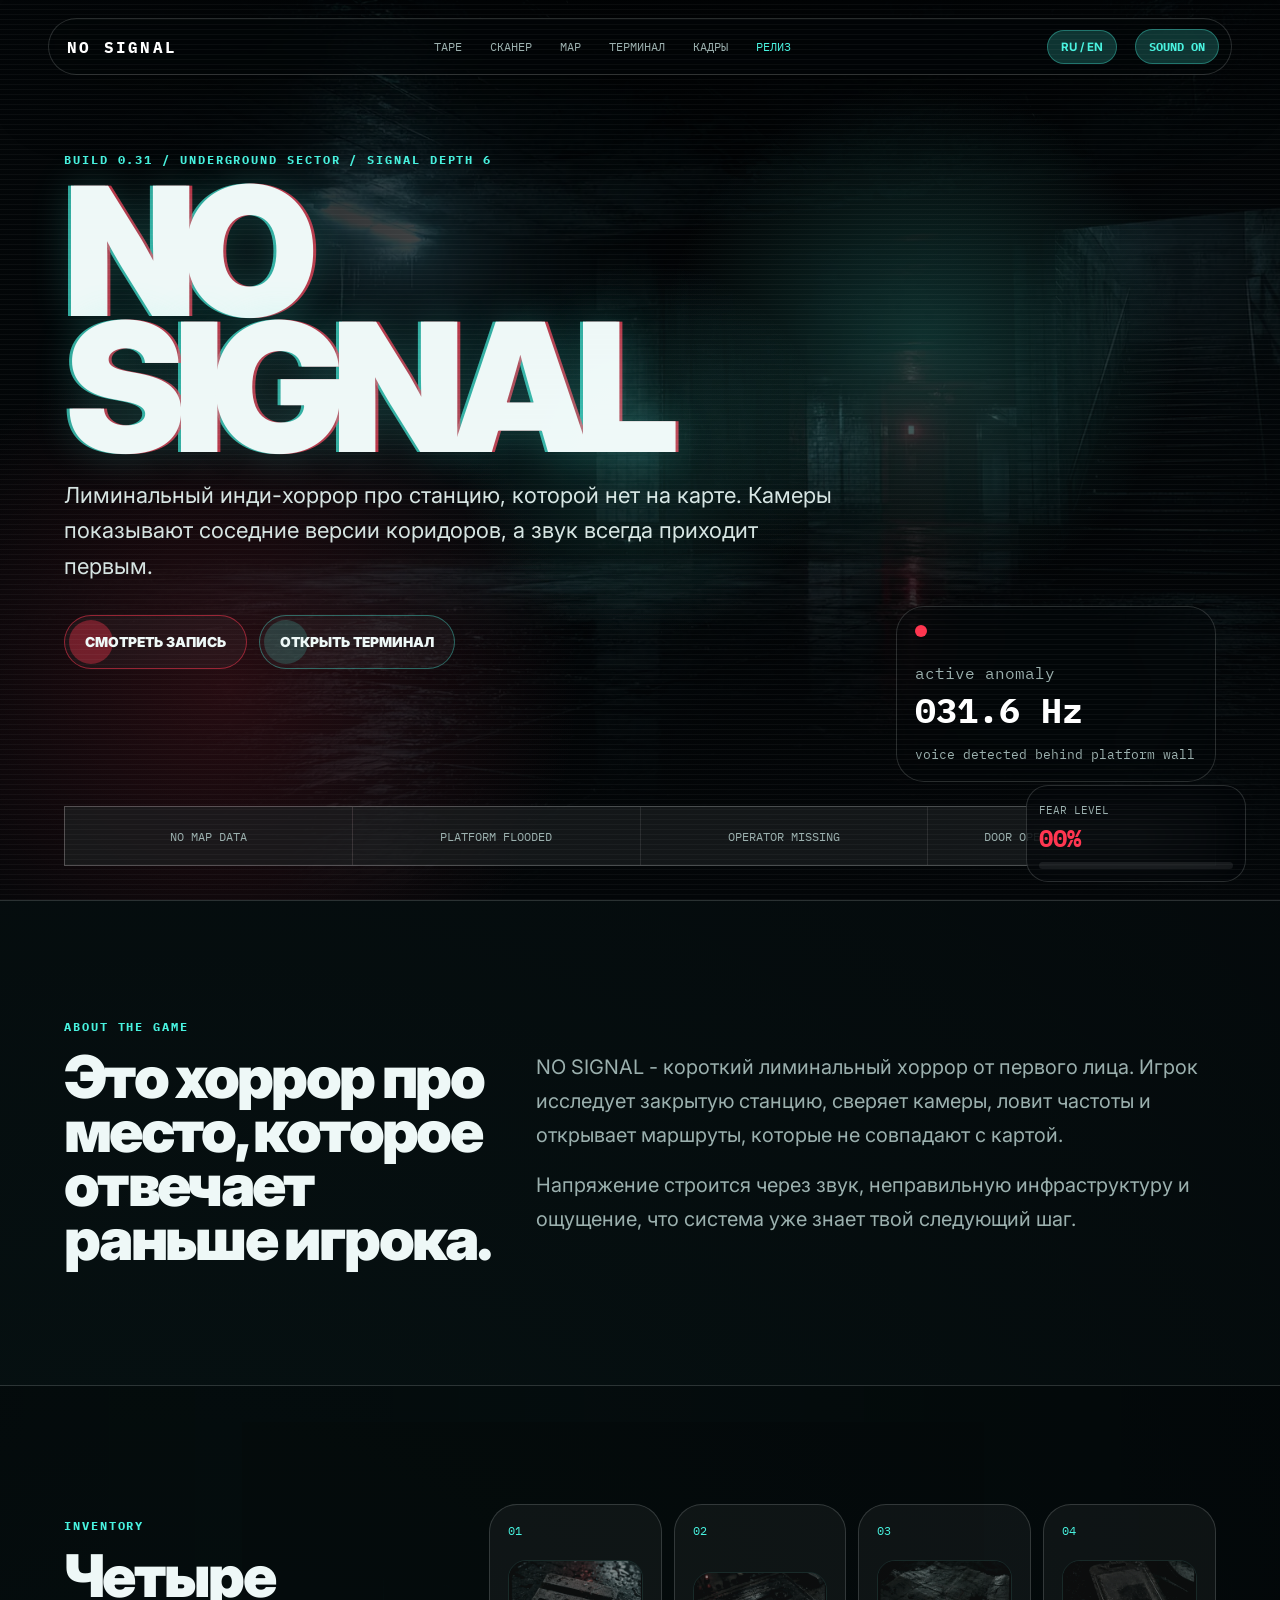
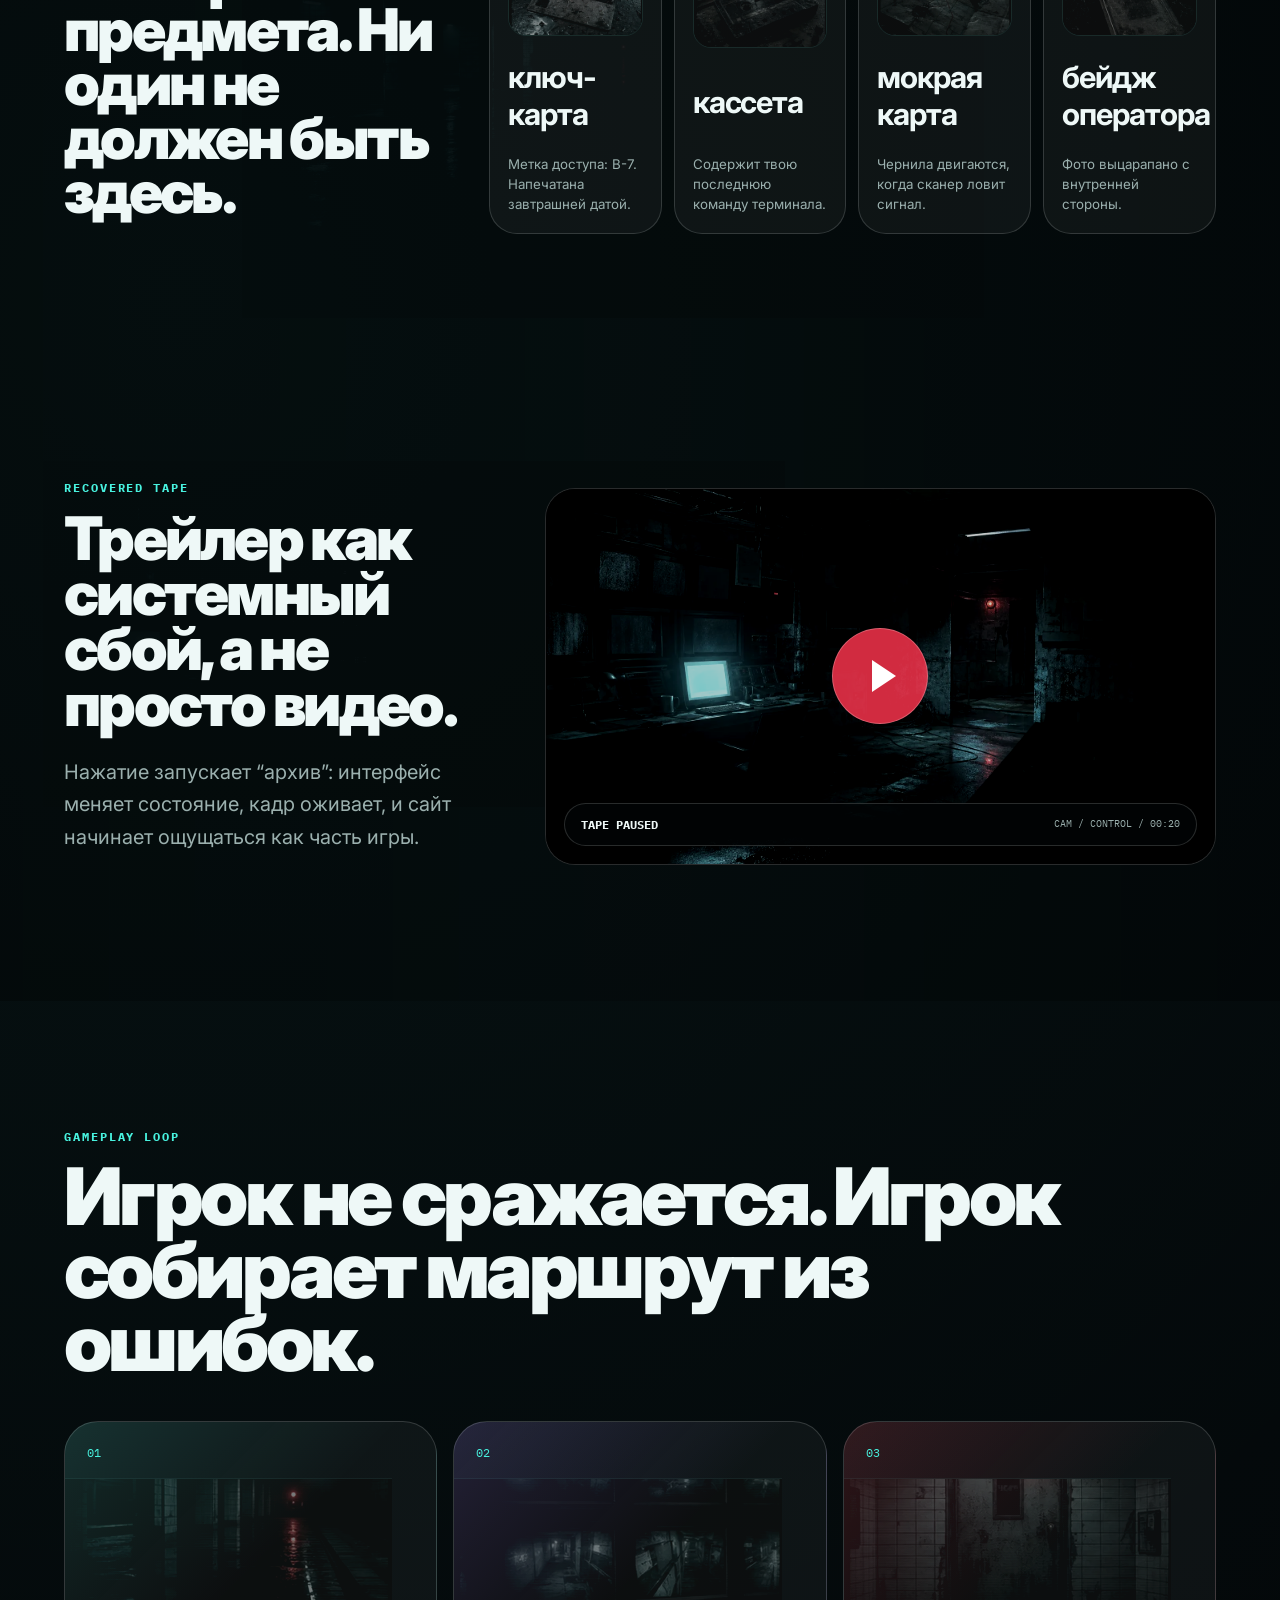
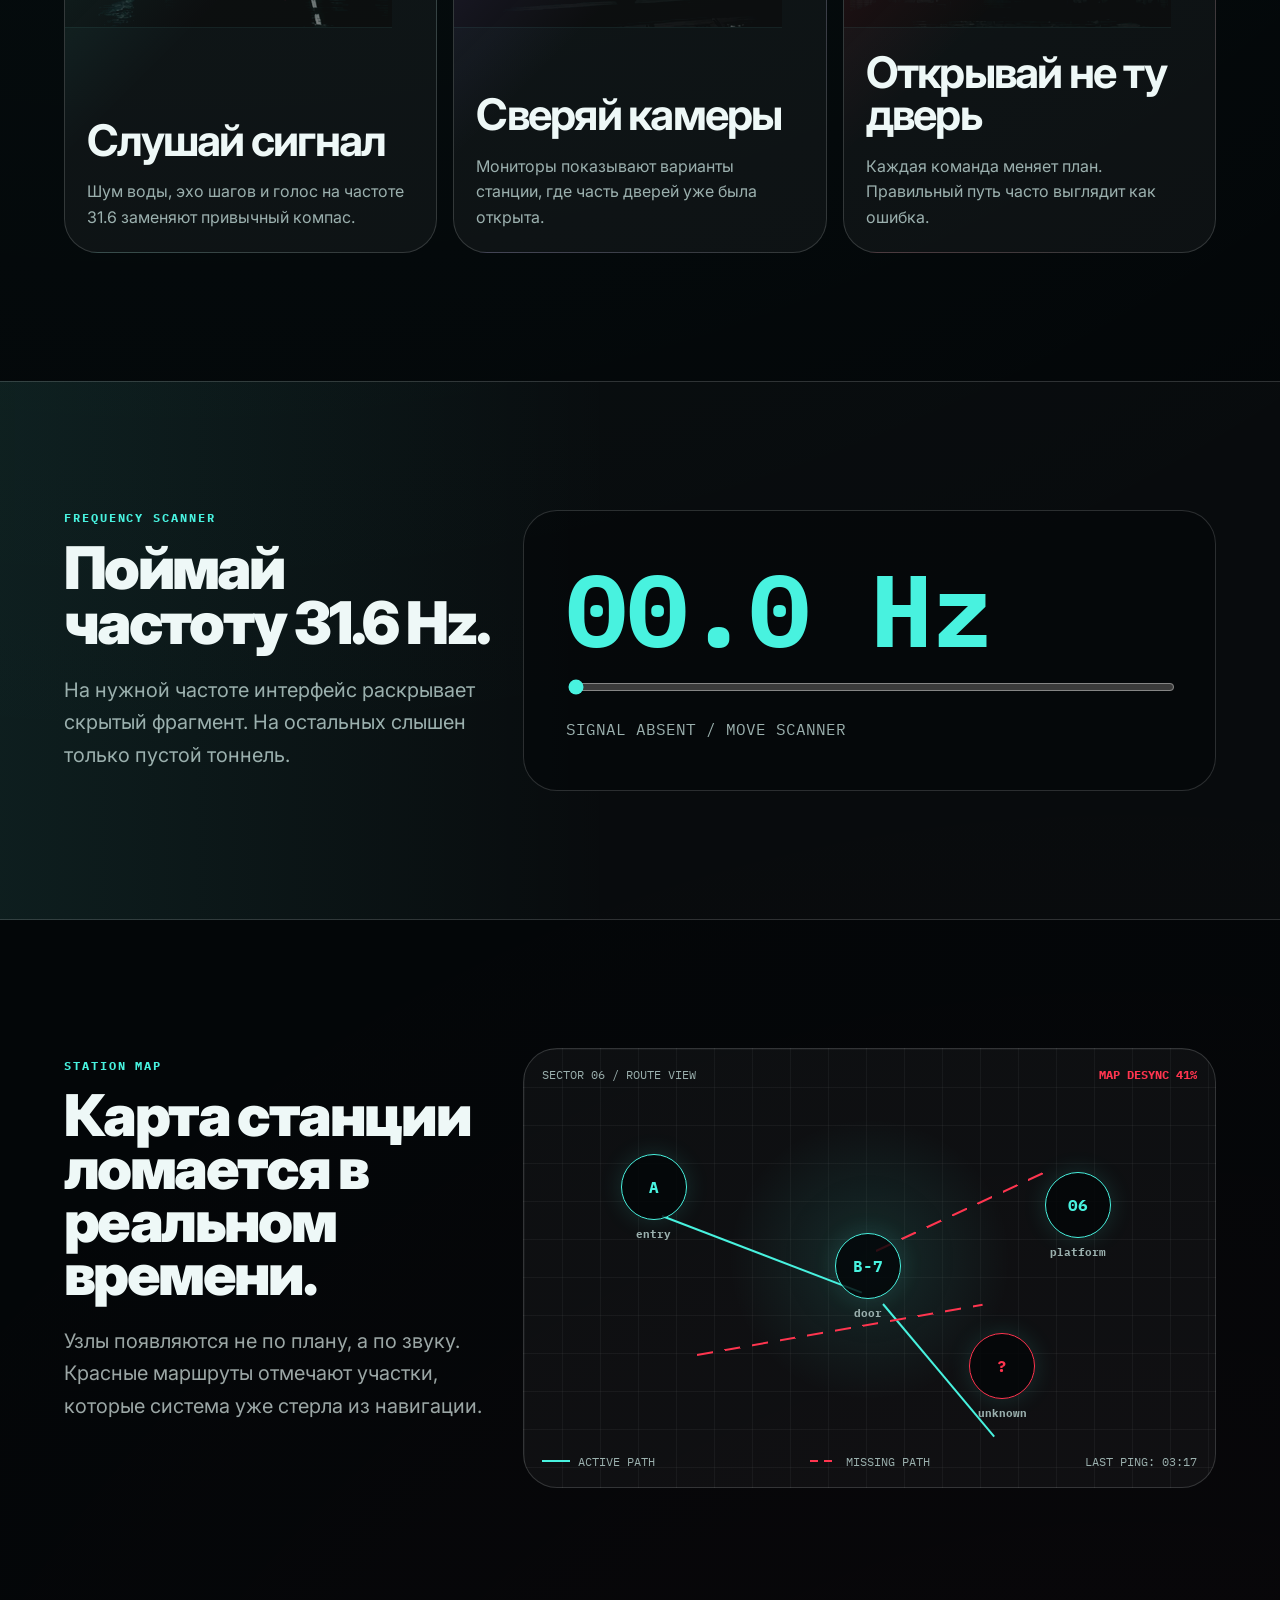
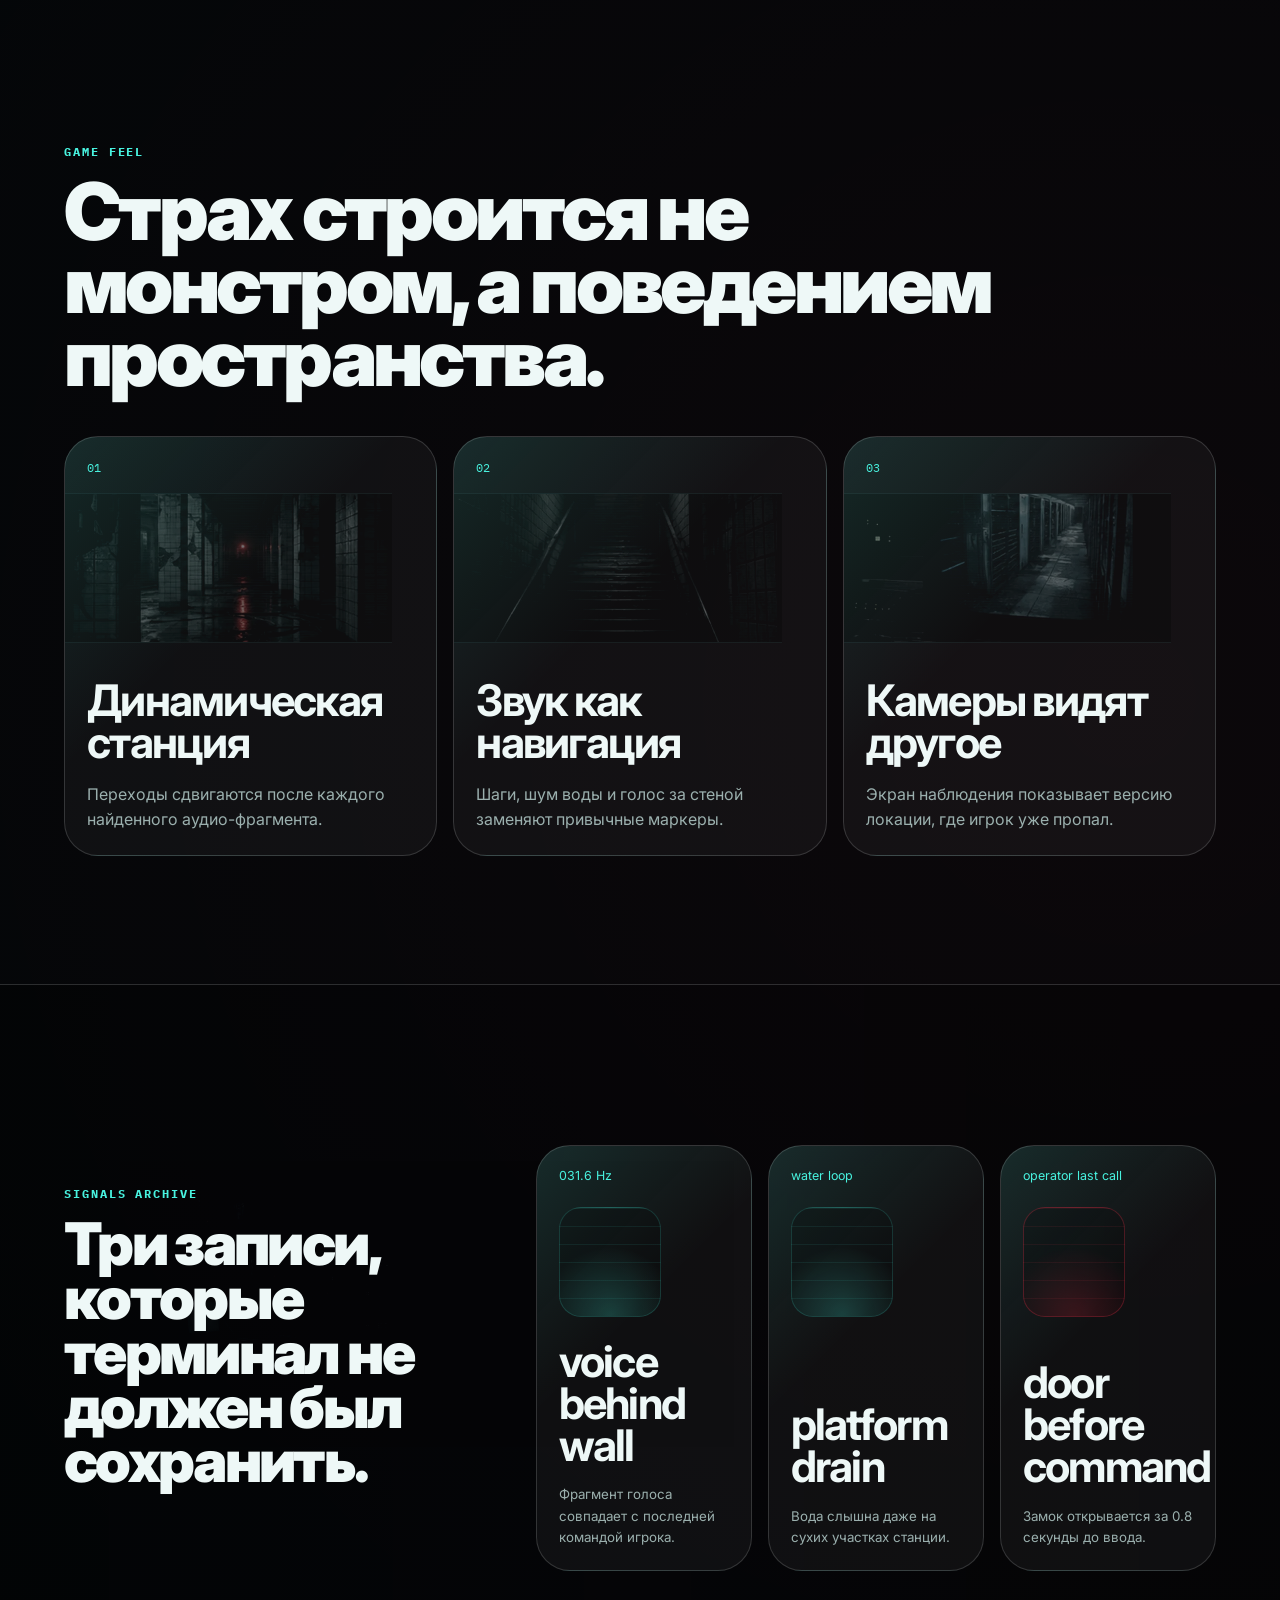
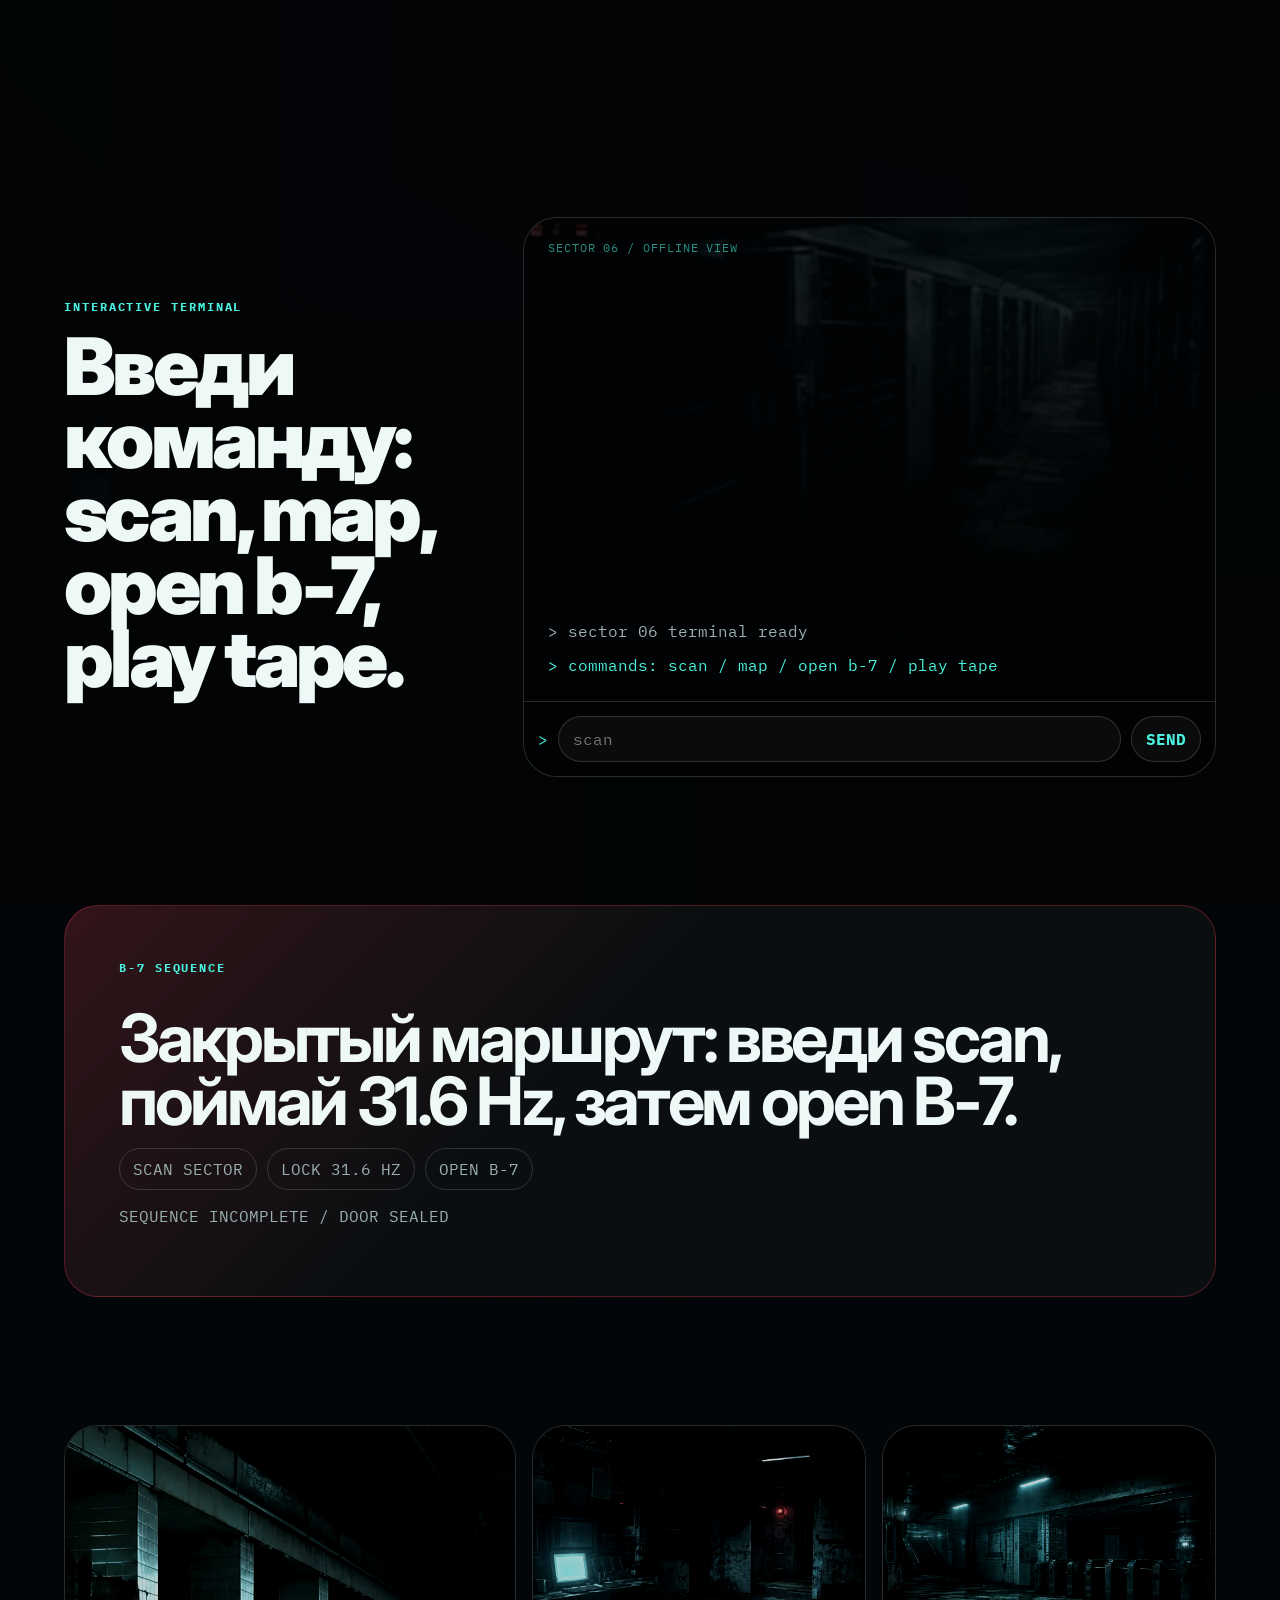
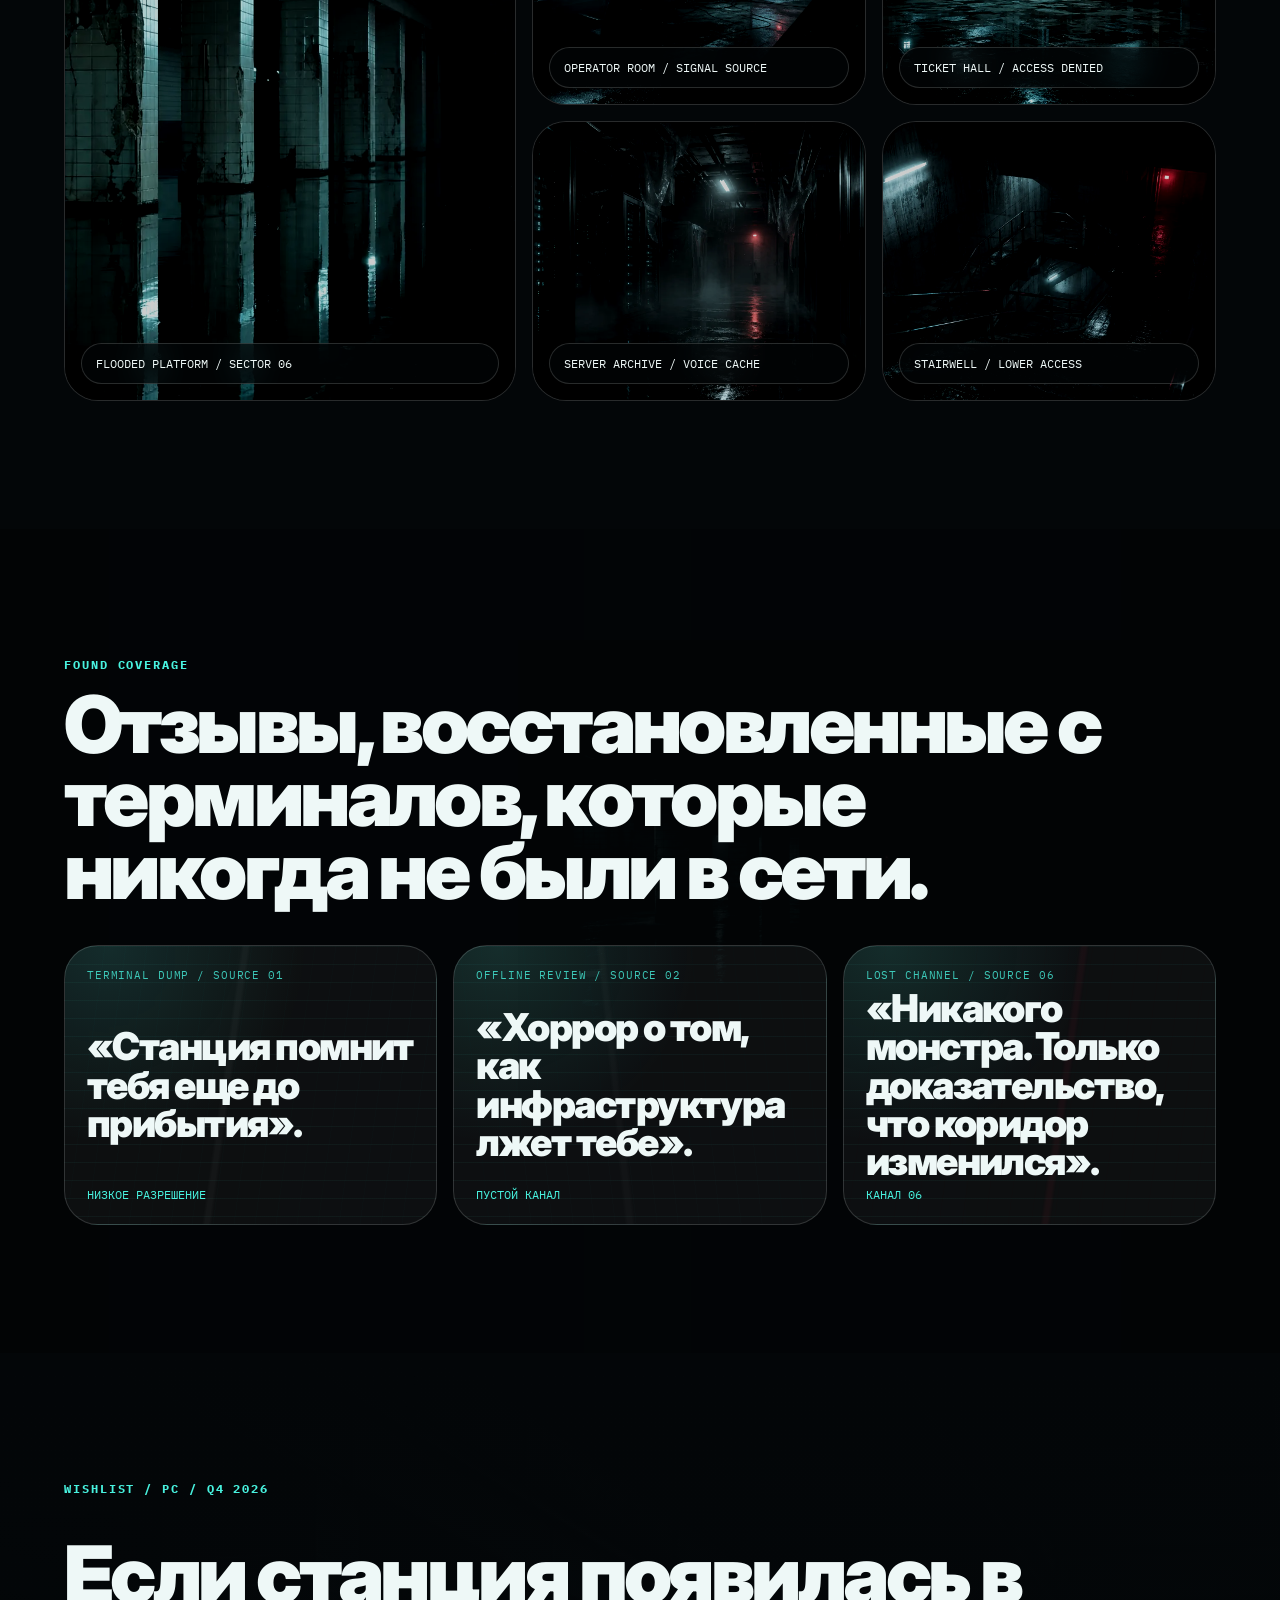
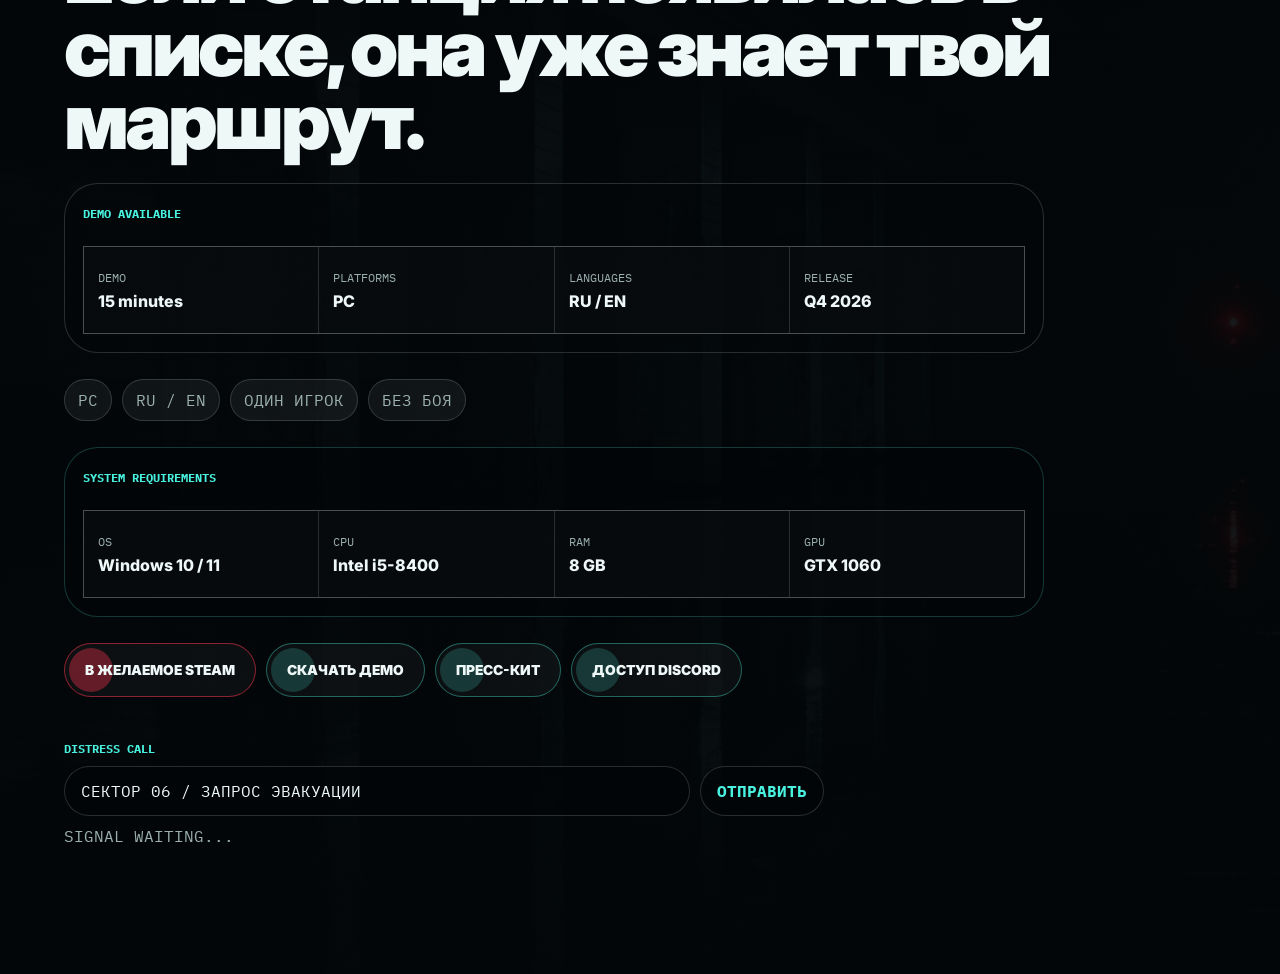
<file: index.html>
﻿<!doctype html>
<html lang="ru">
  <head>
    <meta charset="UTF-8" />
    <meta name="viewport" content="width=device-width, initial-scale=1.0" />
    <meta
      name="description"
      content="NO SIGNAL - интерактивный промо-сайт лиминального инди-хоррора."
    />
    <meta property="og:title" content="NO SIGNAL - Лиминальный хоррор" />
    <meta property="og:description" content="Станция, которой нет на карте. Сигнал приходит первым." />
    <meta property="og:type" content="website" />
    <meta property="og:image" content="assets/og-preview.png" />
    <meta property="og:image:width" content="1200" />
    <meta property="og:image:height" content="630" />
    <meta name="twitter:card" content="summary_large_image" />
    <meta name="twitter:title" content="NO SIGNAL - Лиминальный хоррор" />
    <meta name="twitter:description" content="Инди-хоррор про станцию, которой нет на карте." />
    <meta name="twitter:image" content="assets/og-preview.png" />
    <meta name="twitter:image:alt" content="NO SIGNAL - dark liminal horror station key art" />
    <meta name="theme-color" content="#030608" />
    <title>NO SIGNAL - Лиминальный хоррор</title>
    <link rel="icon" href="assets/favicon.svg" type="image/svg+xml" />
    <link rel="preload" href="assets/images/liminal-hero.webp" as="image" type="image/webp" />
    <link rel="preconnect" href="https://fonts.googleapis.com" />
    <link rel="preconnect" href="https://fonts.gstatic.com" crossorigin />
    <link
      href="https://fonts.googleapis.com/css2?family=IBM+Plex+Mono:wght@400;500;600;700&family=Inter:wght@500;700;800;900&display=swap"
      rel="stylesheet"
    />
    <link rel="stylesheet" href="styles.css?v=release-fade" />
  </head>
  <body>
    <div class="boot" data-boot>
      <div>
        <span>CONNECTING TO SECTOR 06</span>
        <strong data-boot-text>SIGNAL SEARCH...</strong>
      </div>
      <i></i>
    </div>
    <div class="screen-fx" aria-hidden="true"></div>
    <div class="easter" data-easter>ТЫ УЖЕ БЫЛ ЗДЕСЬ</div>
    <div class="lightbox" data-lightbox aria-hidden="true">
      <button type="button" data-lightbox-close aria-label="Закрыть скриншот">close</button>
      <img data-lightbox-image alt="" />
      <p data-lightbox-caption></p>
    </div>
    <div class="press-modal" data-press-modal aria-hidden="true">
      <section>
        <button type="button" data-press-close aria-label="Закрыть press kit">close</button>
        <p class="micro">press kit</p>
        <h2>NO SIGNAL</h2>
        <p>
          Лиминальный психологический хоррор про подземную станцию, которой нет
          на карте. Игрок слушает частоты, сверяет камеры и открывает двери,
          которые срабатывают раньше команды.
        </p>
        <dl>
          <div><dt>Жанр</dt><dd>Psychological / liminal horror</dd></div>
          <div><dt>Платформы</dt><dd>PC</dd></div>
          <div><dt>Языки</dt><dd>RU / EN</dd></div>
          <div><dt>Контакт</dt><dd>press@nosignal.game</dd></div>
        </dl>
        <div class="press-shots">
          <img src="assets/images/flooded-platform.webp" alt="" loading="lazy" decoding="async" />
          <img src="assets/images/control-room.webp" alt="" loading="lazy" decoding="async" />
          <img src="assets/images/server-archive.webp" alt="" loading="lazy" decoding="async" />
        </div>
      </section>
    </div>
    <div class="wishlist-modal" data-wishlist-modal aria-hidden="true">
      <section>
        <button type="button" data-wishlist-close aria-label="Закрыть wishlist">close</button>
        <p class="micro">steam page mockup</p>
        <div class="steam-layout">
          <img src="assets/images/liminal-hero.webp" alt="" loading="lazy" decoding="async" />
          <div>
            <h2>NO SIGNAL</h2>
            <p>
              Короткий лиминальный хоррор про закрытую станцию, частоты, камеры и маршруты,
              которые появляются раньше команды игрока.
            </p>
            <div class="steam-tags" aria-label="Steam tags">
              <span>Psychological Horror</span>
              <span>Liminal</span>
              <span>Exploration</span>
              <span>Singleplayer</span>
            </div>
            <dl>
              <div><dt>Demo</dt><dd>15 minutes</dd></div>
              <div><dt>Release</dt><dd>Q4 2026</dd></div>
              <div><dt>Platform</dt><dd>PC</dd></div>
              <div><dt>Languages</dt><dd>RU / EN</dd></div>
            </dl>
            <div class="steam-actions">
              <button type="button" data-wishlist-confirm>wishlist confirmed</button>
              <button type="button" data-demo-open>download demo</button>
            </div>
          </div>
        </div>
        <div class="steam-shots">
          <img src="assets/images/flooded-platform.webp" alt="" loading="lazy" decoding="async" />
          <img src="assets/images/control-room.webp" alt="" loading="lazy" decoding="async" />
          <img src="assets/images/ticket-hall.webp" alt="" loading="lazy" decoding="async" />
        </div>
      </section>
    </div>
    <div class="demo-modal" data-demo-modal aria-hidden="true">
      <section>
        <button type="button" data-demo-close aria-label="Закрыть demo package">close</button>
        <p class="micro">demo package</p>
        <h2>Demo build 0.31.6</h2>
        <p>
          Пакет выглядит как реальный билд, но на лендинге это безопасная имитация загрузки:
          сайт показывает параметры, checksum и предупреждение системы.
        </p>
        <dl>
          <div><dt>Size</dt><dd>1.8 GB</dd></div>
          <div><dt>Build</dt><dd>0.31.6 / archived</dd></div>
          <div><dt>Checksum</dt><dd>31B7-06AF-LOCKED</dd></div>
          <div><dt>Warning</dt><dd>route memory may change</dd></div>
        </dl>
        <div class="demo-warning">
          Запуск демо может открыть B-7 до ввода команды.
        </div>
        <button type="button" data-demo-confirm>begin download</button>
      </section>
    </div>
    <div class="trailer-modal" data-trailer-modal aria-hidden="true">
      <section>
        <button type="button" data-trailer-close aria-label="Закрыть трейлер">close</button>
        <p class="micro">recovered tape / full playback</p>
        <video
          data-trailer-video
          controls
          playsinline
          preload="metadata"
          poster="assets/images/control-room.webp"
        >
          <source src="assets/video/no-signal-trailer-radio-tape.mp4" type="video/mp4" />
        </video>
        <div class="trailer-caption">
          <strong>NO SIGNAL - anomaly trailer</strong>
          <span>00:18 / sector 06 / archived build</span>
        </div>
      </section>
    </div>
    <div class="toast-stack" data-toast-stack aria-live="polite"></div>
    <aside class="fear-meter" aria-label="Уровень страха">
      <span>fear level</span>
      <strong data-fear-output>00%</strong>
      <i><b data-fear-bar></b></i>
    </aside>

    <header class="nav-shell">
      <a class="brand" href="#top">NO SIGNAL</a>
      <nav aria-label="Навигация">
        <a href="#trailer">Tape</a>
        <a href="#scanner">Сканер</a>
        <a href="#map">Map</a>
        <a href="#terminal">Терминал</a>
        <a href="#screens">Кадры</a>
        <a href="#release">Релиз</a>
      </nav>
      <button class="lang-toggle" type="button" data-lang-toggle>RU / EN</button>
      <button class="sound-toggle" type="button" data-sound>sound off</button>
    </header>

    <main id="top">
      <section class="hero-liminal">
        <img
          class="hero-art"
          src="assets/images/liminal-hero.webp"
          alt="Пустой подземный переход с холодным циановым светом и красным аварийным сигналом"
          fetchpriority="high"
          decoding="async"
        />
        <div class="hero-overlay" aria-hidden="true"></div>

        <div class="hero-ui">
          <p class="micro">build 0.31 / underground sector / signal depth 6</p>
          <h1 data-scramble data-secret>NO SIGNAL</h1>
          <p class="lead">
            Лиминальный инди-хоррор про станцию, которой нет на карте. Камеры
            показывают соседние версии коридоров, а звук всегда приходит первым.
          </p>
          <div class="hero-actions">
            <a class="neo-button primary" href="#trailer"><span>смотреть запись</span></a>
            <a class="neo-button" href="#terminal"><span>открыть терминал</span></a>
          </div>
        </div>

        <aside class="signal-card">
          <span class="pulse"></span>
          <p>active anomaly</p>
          <strong>031.6 Hz</strong>
          <small>voice detected behind platform wall</small>
        </aside>

        <div class="ticker" aria-label="Системные сообщения">
          <span>no map data</span>
          <span>platform flooded</span>
          <span>operator missing</span>
          <span>door opens before command</span>
        </div>
      </section>

      <section class="about-game quiet-section" id="about">
        <div class="copy-block">
          <p class="micro">about the game</p>
          <h2>Это хоррор про место, которое отвечает раньше игрока.</h2>
        </div>
        <div class="about-copy">
          <p>
            NO SIGNAL - короткий лиминальный хоррор от первого лица. Игрок
            исследует закрытую станцию, сверяет камеры, ловит частоты и
            открывает маршруты, которые не совпадают с картой.
          </p>
          <p>
            Напряжение строится через звук, неправильную инфраструктуру и
            ощущение, что система уже знает твой следующий шаг.
          </p>
        </div>
      </section>

      <section class="inventory-zone quiet-section" aria-label="Инвентарь">
        <div class="copy-block">
          <p class="micro">inventory</p>
          <h2>Четыре предмета. Ни один не должен быть здесь.</h2>
        </div>
        <div class="inventory-grid">
          <button type="button" data-item="keycard">
            <span>01</span>
            <img class="item-image" src="assets/images/card-keycard.webp" alt="" loading="lazy" decoding="async" />
            <strong>ключ-карта</strong>
            <small>Метка доступа: B-7. Напечатана завтрашней датой.</small>
          </button>
          <button type="button" data-item="tape">
            <span>02</span>
            <img class="item-image" src="assets/images/card-cassette.webp" alt="" loading="lazy" decoding="async" />
            <strong>кассета</strong>
            <small>Содержит твою последнюю команду терминала.</small>
          </button>
          <button type="button" data-item="map">
            <span>03</span>
            <img class="item-image" src="assets/images/card-map.webp" alt="" loading="lazy" decoding="async" />
            <strong>мокрая карта</strong>
            <small>Чернила двигаются, когда сканер ловит сигнал.</small>
          </button>
          <button type="button" data-item="badge">
            <span>04</span>
            <img class="item-image" src="assets/images/card-badge.webp" alt="" loading="lazy" decoding="async" />
            <strong>бейдж оператора</strong>
            <small>Фото выцарапано с внутренней стороны.</small>
          </button>
        </div>
      </section>

      <section class="trailer-zone quiet-section" id="trailer">
        <div class="copy-block">
          <p class="micro">recovered tape</p>
          <h2>Трейлер как системный сбой, а не просто видео.</h2>
          <p>
            Нажатие запускает “архив”: интерфейс меняет состояние, кадр оживает,
            и сайт начинает ощущаться как часть игры.
          </p>
        </div>
        <div class="tape-player" data-tape>
          <img
            src="assets/images/control-room.webp"
            alt="Заброшенная диспетчерская с холодным светом мониторов"
            loading="lazy"
            decoding="async"
          />
          <video
            class="tape-video"
            data-inline-trailer
            controls
            playsinline
            preload="metadata"
            poster="assets/images/control-room.webp"
          >
          <source src="assets/video/no-signal-trailer-radio-tape.mp4" type="video/mp4" />
          </video>
          <button class="play-core" type="button" aria-label="Запустить трейлер">
            <span></span>
          </button>
          <div class="tape-hud">
            <strong data-tape-state>tape paused</strong>
            <small>CAM / CONTROL / 00:20</small>
          </div>
        </div>
      </section>

      <section class="loop" id="loop">
        <div class="copy-block wide">
          <p class="micro">gameplay loop</p>
          <h2>Игрок не сражается. Игрок собирает маршрут из ошибок.</h2>
        </div>
        <div class="loop-grid">
          <article>
            <span>01</span>
            <img class="loop-card-image" src="assets/images/card-loop-signal.webp" alt="" loading="lazy" decoding="async" />
            <h3>Слушай сигнал</h3>
            <p>Шум воды, эхо шагов и голос на частоте 31.6 заменяют привычный компас.</p>
          </article>
          <article>
            <span>02</span>
            <img class="loop-card-image" src="assets/images/card-loop-cameras.webp" alt="" loading="lazy" decoding="async" />
            <h3>Сверяй камеры</h3>
            <p>Мониторы показывают варианты станции, где часть дверей уже была открыта.</p>
          </article>
          <article>
            <span>03</span>
            <img class="loop-card-image" src="assets/images/card-loop-door.webp" alt="" loading="lazy" decoding="async" />
            <h3>Открывай не ту дверь</h3>
            <p>Каждая команда меняет план. Правильный путь часто выглядит как ошибка.</p>
          </article>
        </div>
      </section>

      <section class="scanner quiet-section" id="scanner">
        <div class="scanner-panel">
          <div class="copy-block">
            <p class="micro">frequency scanner</p>
            <h2>Поймай частоту 31.6 Hz.</h2>
            <p>
              На нужной частоте интерфейс раскрывает скрытый фрагмент. На
              остальных слышен только пустой тоннель.
            </p>
          </div>
          <div class="frequency-box">
            <output data-frequency-output>00.0 Hz</output>
            <input
              aria-label="Частота сканера"
              data-frequency
              type="range"
              min="0"
              max="100"
              value="0"
              step="0.1"
            />
            <div class="frequency-status" data-frequency-status>
              signal absent / move scanner
            </div>
            <div class="hidden-fragment" data-hidden-fragment>
              “Не ищи выход. Станция строит его после твоего последнего шага.”
            </div>
          </div>
        </div>
      </section>

      <section class="map-zone" id="map">
        <div class="copy-block">
          <p class="micro">station map</p>
          <h2>Карта станции ломается в реальном времени.</h2>
          <p>
            Узлы появляются не по плану, а по звуку. Красные маршруты отмечают
            участки, которые система уже стерла из навигации.
          </p>
        </div>
        <div class="station-map" data-station-map aria-label="Фальшивая карта станции">
          <div class="map-top">
            <span>SECTOR 06 / ROUTE VIEW</span>
            <strong data-map-status>MAP DESYNC 41%</strong>
          </div>
          <span class="node n1">A</span>
          <span class="node n2">B-7</span>
          <span class="node n3">06</span>
          <span class="node n4">?</span>
          <span class="node n5">B-7</span>
          <span class="line l1"></span>
          <span class="line l2 broken"></span>
          <span class="line l3"></span>
          <span class="line l4 broken"></span>
          <div class="map-legend">
            <span><i></i> active path</span>
            <span><i></i> missing path</span>
            <span>last ping: 03:17</span>
          </div>
        </div>
      </section>

      <section class="signals" id="signals">
        <div class="copy-block wide">
          <p class="micro">game feel</p>
          <h2>Страх строится не монстром, а поведением пространства.</h2>
        </div>
        <div class="signal-grid">
          <article>
            <span>01</span>
            <img class="signal-card-image" src="assets/images/card-feel-station.webp" alt="" loading="lazy" decoding="async" />
            <h3>Динамическая станция</h3>
            <p>Переходы сдвигаются после каждого найденного аудио-фрагмента.</p>
          </article>
          <article>
            <span>02</span>
            <img class="signal-card-image" src="assets/images/card-feel-sound.webp" alt="" loading="lazy" decoding="async" />
            <h3>Звук как навигация</h3>
            <p>Шаги, шум воды и голос за стеной заменяют привычные маркеры.</p>
          </article>
          <article>
            <span>03</span>
            <img class="signal-card-image" src="assets/images/card-feel-cameras.webp" alt="" loading="lazy" decoding="async" />
            <h3>Камеры видят другое</h3>
            <p>Экран наблюдения показывает версию локации, где игрок уже пропал.</p>
          </article>
        </div>
      </section>

      <section class="signal-archive quiet-section" id="archive">
        <div class="copy-block">
          <p class="micro">signals archive</p>
          <h2>Три записи, которые терминал не должен был сохранить.</h2>
        </div>
        <div class="archive-grid">
          <button type="button" data-signal="scanner">
            <span>031.6 Hz</span>
            <i class="archive-visual wave-a" aria-hidden="true">
              <b></b><b></b><b></b><b></b><b></b><b></b><b></b><b></b><b></b>
            </i>
            <strong>voice behind wall</strong>
            <small>Фрагмент голоса совпадает с последней командой игрока.</small>
          </button>
          <button type="button" data-signal="glitch">
            <span>water loop</span>
            <i class="archive-visual wave-b" aria-hidden="true">
              <b></b><b></b><b></b><b></b><b></b><b></b><b></b><b></b><b></b>
            </i>
            <strong>platform drain</strong>
            <small>Вода слышна даже на сухих участках станции.</small>
          </button>
          <button type="button" data-signal="unlock">
            <span>operator last call</span>
            <i class="archive-visual wave-c" aria-hidden="true">
              <b></b><b></b><b></b><b></b><b></b><b></b><b></b><b></b><b></b>
            </i>
            <strong>door before command</strong>
            <small>Замок открывается за 0.8 секунды до ввода.</small>
          </button>
        </div>
      </section>

      <section class="terminal-zone" id="terminal">
        <div class="copy-block">
          <p class="micro">interactive terminal</p>
          <h2>Введи команду: scan, map, open b-7, play tape.</h2>
        </div>
        <div class="terminal">
          <div class="terminal-output" data-terminal-output>
            <p>> sector 06 terminal ready</p>
            <p>> commands: scan / map / open b-7 / play tape</p>
          </div>
          <form class="terminal-form" data-terminal-form>
            <span>&gt;</span>
            <input
              data-terminal-input
              autocomplete="off"
              spellcheck="false"
              aria-label="Команда терминала"
              placeholder="scan"
            />
            <button type="submit">send</button>
          </form>
        </div>
      </section>

      <section class="secret-door" data-secret-door>
        <div>
          <p class="micro">B-7 sequence</p>
          <h2>
            Закрытый маршрут: введи scan, поймай 31.6 Hz, затем
            <span class="nowrap">open B-7</span>.
          </h2>
          <ul class="puzzle-checklist">
            <li data-step="scan">scan sector</li>
            <li data-step="freq">lock 31.6 Hz</li>
            <li data-step="open">open B-7</li>
          </ul>
          <p data-puzzle-status>sequence incomplete / door sealed</p>
        </div>
      </section>

      <section class="ending" data-ending>
        <img src="assets/images/emergency-stairs.webp" alt="" loading="lazy" decoding="async" />
        <div>
          <p class="micro">secret ending</p>
          <h2>ПЛАТФОРМА У ТЕБЯ ЗА СПИНОЙ.</h2>
          <p>B-7 больше не дверь. Теперь это маршрут, который карта отказывается рисовать.</p>
          <a class="neo-button primary" href="#screens"><span>войти в B-7</span></a>
        </div>
      </section>

      <section class="screens" id="screens">
        <figure class="shot hero-shot">
          <img src="assets/images/flooded-platform.webp" alt="Затопленная подземная платформа" loading="lazy" decoding="async" />
          <figcaption>flooded platform / sector 06</figcaption>
        </figure>
        <figure class="shot">
          <img src="assets/images/control-room.webp" alt="Темная диспетчерская с мониторами" loading="lazy" decoding="async" />
          <figcaption>operator room / signal source</figcaption>
        </figure>
        <figure class="shot">
          <img src="assets/images/ticket-hall.webp" alt="Пустой зал турникетов метро" loading="lazy" decoding="async" />
          <figcaption>ticket hall / access denied</figcaption>
        </figure>
        <figure class="shot">
          <img src="assets/images/server-archive.webp" alt="Темный серверный архив" loading="lazy" decoding="async" />
          <figcaption>server archive / voice cache</figcaption>
        </figure>
        <figure class="shot">
          <img src="assets/images/emergency-stairs.webp" alt="Аварийная лестница в темноту" loading="lazy" decoding="async" />
          <figcaption>stairwell / lower access</figcaption>
        </figure>
      </section>

      <section class="press-zone">
        <div class="copy-block wide">
          <p class="micro">found coverage</p>
          <h2>Отзывы, восстановленные с терминалов, которые никогда не были в сети.</h2>
        </div>
        <div class="quote-grid">
          <figure>
            <span class="quote-meta">terminal dump / source 01</span>
            <blockquote>«Станция помнит тебя еще до прибытия».</blockquote>
            <figcaption>НИЗКОЕ РАЗРЕШЕНИЕ</figcaption>
          </figure>
          <figure>
            <span class="quote-meta">offline review / source 02</span>
            <blockquote>«Хоррор о том, как инфраструктура лжет тебе».</blockquote>
            <figcaption>ПУСТОЙ КАНАЛ</figcaption>
          </figure>
          <figure>
            <span class="quote-meta">lost channel / source 06</span>
            <blockquote>«Никакого монстра. Только доказательство, что коридор изменился».</blockquote>
            <figcaption>КАНАЛ 06</figcaption>
          </figure>
        </div>
      </section>

      <section class="release" id="release">
        <p class="micro">wishlist / pc / q4 2026</p>
        <h2>Если станция появилась в списке, она уже знает твой маршрут.</h2>
        <div class="demo-card">
          <span>Demo available</span>
          <dl>
            <div><dt>Demo</dt><dd>15 minutes</dd></div>
            <div><dt>Platforms</dt><dd>PC</dd></div>
            <div><dt>Languages</dt><dd>RU / EN</dd></div>
            <div><dt>Release</dt><dd>Q4 2026</dd></div>
          </dl>
        </div>
        <div class="platforms">
          <span>PC</span>
          <span>RU / EN</span>
          <span>Один игрок</span>
          <span>Без боя</span>
        </div>
        <div class="requirements">
          <span>system requirements</span>
          <dl>
            <div><dt>OS</dt><dd>Windows 10 / 11</dd></div>
            <div><dt>CPU</dt><dd>Intel i5-8400</dd></div>
            <div><dt>RAM</dt><dd>8 GB</dd></div>
            <div><dt>GPU</dt><dd>GTX 1060</dd></div>
          </dl>
        </div>
        <div class="cta-grid">
          <button class="neo-button primary" type="button" data-wishlist-open><span>в желаемое steam</span></button>
          <button class="neo-button" type="button" data-demo-open><span>скачать демо</span></button>
          <button class="neo-button" type="button" data-press-open><span>пресс-кит</span></button>
          <a
            class="neo-button"
            href="https://discord.gg/GtJb6CZ6HN"
            target="_blank"
            rel="noopener noreferrer"
            data-external-route
          >
            <span>доступ discord</span>
          </a>
        </div>
        <form class="distress" data-distress-form>
          <label for="distress">distress call</label>
          <div>
            <input id="distress" data-distress-input value="СЕКТОР 06 / ЗАПРОС ЭВАКУАЦИИ" />
            <button type="submit">отправить</button>
          </div>
          <p data-distress-output>signal waiting...</p>
        </form>
      </section>
    </main>

    <script src="script.js?v=ambient-autoplay"></script>
  </body>
</html>
</file>
<file: styles.css>
﻿:root {
  color-scheme: dark;
  --bg: #030608;
  --panel: rgba(5, 12, 15, 0.66);
  --text: #eef8f7;
  --muted: #9bb0ae;
  --cyan: #48f2df;
  --cyan-soft: rgba(72, 242, 223, 0.2);
  --red: #ff354f;
  --violet: #9b7cff;
  --line: rgba(238, 248, 247, 0.16);
  --mono: "IBM Plex Mono", monospace;
  --sans: Inter, system-ui, sans-serif;
}

* {
  box-sizing: border-box;
}

html {
  scroll-behavior: smooth;
}

section,
main {
  scroll-margin-top: 120px;
}

body {
  position: relative;
  margin: 0;
  background:
    radial-gradient(circle at 14% 18%, rgba(72, 242, 223, 0.055), transparent 24%),
    radial-gradient(circle at 88% 52%, rgba(255, 53, 79, 0.035), transparent 28%),
    var(--bg);
  color: var(--text);
  font-family: var(--sans);
  letter-spacing: 0;
  overflow-x: hidden;
}

body::before {
  content: "";
  position: fixed;
  inset: 0;
  z-index: 0;
  background:
    linear-gradient(90deg, rgba(3, 6, 8, 0.94), rgba(3, 6, 8, 0.5) 48%, rgba(3, 6, 8, 0.94)),
    url("assets/images/bg-station-atmosphere.webp") center top / cover no-repeat;
  opacity: 0.26;
  filter: saturate(0.74) contrast(1.12) brightness(0.78);
  pointer-events: none;
}

body.fear-high .screen-fx {
  background:
    repeating-linear-gradient(0deg, rgba(255, 255, 255, 0.055) 0 1px, transparent 1px 4px),
    radial-gradient(circle at var(--mx, 50%) var(--my, 50%), rgba(255, 53, 79, 0.22), transparent 28%);
}

body.fear-high .hero-overlay {
  background:
    radial-gradient(circle at 72% 38%, rgba(255, 53, 79, 0.2), transparent 26%),
    linear-gradient(90deg, rgba(3, 6, 8, 0.96), rgba(3, 6, 8, 0.58) 48%, rgba(3, 6, 8, 0.82)),
    linear-gradient(0deg, var(--bg) 0%, transparent 42%);
}

body.fear-critical .station-map {
  border-color: rgba(255, 53, 79, 0.58);
  filter: saturate(1.22) contrast(1.12);
}

body.fear-critical .terminal {
  box-shadow: inset 0 0 44px rgba(255, 53, 79, 0.14);
}

body.audio-on .screen-fx {
  opacity: 0.92;
}

main,
section {
  position: relative;
  overflow-x: clip;
}

a {
  color: inherit;
  text-decoration: none;
}

img {
  display: block;
  max-width: 100%;
}

.nowrap {
  white-space: nowrap;
}

button,
input {
  color: inherit;
  font: inherit;
}

button.neo-button {
  cursor: pointer;
}

.boot {
  position: fixed;
  inset: 0;
  z-index: 100;
  display: grid;
  place-items: center;
  background: #020405;
  color: var(--cyan);
  font-family: var(--mono);
  transition: opacity 500ms ease, visibility 500ms ease;
}

.boot.is-hidden {
  opacity: 0;
  visibility: hidden;
}

.boot div {
  display: grid;
  gap: 12px;
  text-align: center;
  text-transform: uppercase;
}

.boot span {
  color: var(--muted);
  font-size: 0.78rem;
  letter-spacing: 0.2em;
}

.boot strong {
  font-size: clamp(1.4rem, 5vw, 4rem);
}

.boot i {
  position: absolute;
  left: 12vw;
  right: 12vw;
  bottom: 18vh;
  height: 2px;
  overflow: hidden;
  background: rgba(72, 242, 223, 0.15);
}

.boot i::before {
  content: "";
  display: block;
  width: 42%;
  height: 100%;
  background: var(--cyan);
  animation: boot-load 1.4s ease-in-out infinite;
}

.screen-fx {
  position: fixed;
  inset: 0;
  z-index: 80;
  pointer-events: none;
  background:
    repeating-linear-gradient(0deg, rgba(255, 255, 255, 0.035) 0 1px, transparent 1px 5px),
    radial-gradient(circle at var(--mx, 50%) var(--my, 50%), rgba(72, 242, 223, 0.16), transparent 24%);
  mix-blend-mode: screen;
}

.easter {
  position: fixed;
  inset: 50% auto auto 50%;
  z-index: 90;
  width: min(520px, calc(100vw - 32px));
  border: 1px solid rgba(255, 53, 79, 0.55);
  border-radius: 26px;
  background: rgba(3, 6, 8, 0.82);
  color: var(--red);
  font-family: var(--mono);
  font-size: clamp(1.3rem, 6vw, 4rem);
  font-weight: 700;
  opacity: 0;
  padding: 28px;
  pointer-events: none;
  text-align: center;
  text-transform: uppercase;
  transform: translate(-50%, -50%) scale(0.96);
  transition: opacity 180ms ease, transform 180ms ease;
}

.easter.is-visible {
  opacity: 1;
  transform: translate(-50%, -50%) scale(1);
}

.fear-meter {
  position: fixed;
  right: clamp(14px, 3vw, 34px);
  bottom: 18px;
  z-index: 71;
  width: min(220px, calc(100vw - 28px));
  border: 1px solid var(--line);
  border-radius: 22px;
  background: rgba(3, 6, 8, 0.66);
  backdrop-filter: blur(18px);
  color: var(--muted);
  font-family: var(--mono);
  padding: 12px;
  text-transform: uppercase;
}

.fear-meter span {
  font-size: 0.68rem;
}

.fear-meter strong {
  display: block;
  color: var(--red);
  font-size: 1.5rem;
  margin: 4px 0 8px;
}

.fear-meter i {
  display: block;
  height: 7px;
  overflow: hidden;
  border-radius: 999px;
  background: rgba(255, 255, 255, 0.08);
}

.fear-meter b {
  display: block;
  width: var(--fear, 0%);
  height: 100%;
  border-radius: inherit;
  background: linear-gradient(90deg, var(--cyan), var(--red));
}

.lightbox {
  position: fixed;
  inset: 0;
  z-index: 95;
  display: grid;
  grid-template-rows: auto 1fr auto;
  gap: 14px;
  padding: clamp(18px, 4vw, 44px);
  background: rgba(1, 3, 4, 0.92);
  opacity: 0;
  pointer-events: none;
  visibility: hidden;
  transition: opacity 180ms ease, visibility 180ms ease;
}

.lightbox.is-open {
  opacity: 1;
  pointer-events: auto;
  visibility: visible;
}

.lightbox button {
  justify-self: end;
  border: 1px solid var(--line);
  border-radius: 999px;
  background: rgba(238, 248, 247, 0.06);
  color: var(--cyan);
  cursor: pointer;
  font-family: var(--mono);
  padding: 10px 14px;
  text-transform: uppercase;
}

.lightbox img {
  width: 100%;
  height: 100%;
  min-height: 0;
  object-fit: contain;
}

.lightbox p {
  color: var(--muted);
  font-family: var(--mono);
  margin: 0;
  text-align: center;
  text-transform: uppercase;
}

.press-modal,
.wishlist-modal,
.demo-modal,
.trailer-modal {
  position: fixed;
  inset: 0;
  z-index: 96;
  display: grid;
  place-items: center;
  padding: clamp(18px, 4vw, 44px);
  background: rgba(1, 3, 4, 0.92);
  opacity: 0;
  pointer-events: none;
  visibility: hidden;
  transition: opacity 180ms ease, visibility 180ms ease;
}

.press-modal.is-open,
.wishlist-modal.is-open,
.demo-modal.is-open,
.trailer-modal.is-open {
  opacity: 1;
  pointer-events: auto;
  visibility: visible;
}

.press-modal section,
.wishlist-modal section,
.demo-modal section,
.trailer-modal section {
  width: min(980px, 100%);
  max-height: min(860px, 92vh);
  overflow: auto;
  border: 1px solid var(--line);
  border-radius: 34px;
  background: rgba(3, 6, 8, 0.94);
  padding: clamp(22px, 4vw, 44px);
}

.press-modal button,
.wishlist-modal button,
.demo-modal button,
.trailer-modal button {
  float: right;
  border: 1px solid var(--line);
  border-radius: 999px;
  background: rgba(238, 248, 247, 0.06);
  color: var(--cyan);
  cursor: pointer;
  font-family: var(--mono);
  padding: 10px 14px;
  text-transform: uppercase;
}

.press-modal h2,
.wishlist-modal h2,
.demo-modal h2 {
  clear: both;
  margin: 12px 0 18px;
  max-width: 100%;
  overflow-wrap: anywhere;
  font-size: clamp(3rem, 9vw, 8rem);
  line-height: 0.8;
  letter-spacing: -0.06em;
}

.wishlist-modal h2 {
  font-size: clamp(2.6rem, 6vw, 5rem);
  line-height: 0.88;
  white-space: normal;
}

.press-modal p:not(.micro),
.wishlist-modal p:not(.micro),
.demo-modal p:not(.micro) {
  max-width: 720px;
  color: var(--muted);
  line-height: 1.65;
}

.press-modal dl,
.wishlist-modal dl,
.demo-modal dl,
.demo-card dl,
.requirements dl {
  display: grid;
  grid-template-columns: repeat(4, minmax(0, 1fr));
  gap: 1px;
  margin: 24px 0;
  background: var(--line);
  border: 1px solid var(--line);
}

.press-modal dl div,
.wishlist-modal dl div,
.demo-modal dl div,
.demo-card dl div,
.requirements dl div {
  min-height: 86px;
  display: grid;
  align-content: center;
  background: rgba(3, 6, 8, 0.88);
  padding: 14px;
}

.press-modal dt,
.wishlist-modal dt,
.demo-modal dt,
.demo-card dt,
.requirements dt {
  color: var(--muted);
  font-family: var(--mono);
  font-size: 0.72rem;
  text-transform: uppercase;
}

.press-modal dd,
.wishlist-modal dd,
.demo-modal dd,
.demo-card dd,
.requirements dd {
  margin: 6px 0 0;
  color: var(--text);
  font-weight: 800;
}

.press-shots {
  display: grid;
  grid-template-columns: repeat(3, minmax(0, 1fr));
  gap: 10px;
}

.press-shots img {
  aspect-ratio: 16 / 10;
  width: 100%;
  border-radius: 18px;
  object-fit: cover;
}

.steam-layout {
  clear: both;
  display: grid;
  grid-template-columns: minmax(220px, 0.92fr) minmax(280px, 1.08fr);
  gap: clamp(18px, 3vw, 34px);
  align-items: start;
}

.steam-layout > img {
  width: 100%;
  aspect-ratio: 616 / 353;
  border: 1px solid var(--line);
  border-radius: 18px;
  object-fit: cover;
  filter: saturate(0.86) contrast(1.12);
}

.steam-tags,
.steam-actions {
  display: flex;
  flex-wrap: wrap;
  gap: 8px;
}

.steam-tags span {
  border: 1px solid rgba(72, 242, 223, 0.22);
  border-radius: 999px;
  background: rgba(72, 242, 223, 0.08);
  color: var(--cyan);
  font-family: var(--mono);
  font-size: 0.68rem;
  padding: 7px 10px;
  text-transform: uppercase;
}

.steam-actions {
  margin-top: 18px;
}

.steam-actions button,
.demo-modal [data-demo-confirm] {
  float: none;
  font-weight: 700;
}

.steam-shots {
  display: grid;
  grid-template-columns: repeat(3, minmax(0, 1fr));
  gap: 10px;
  margin-top: 16px;
}

.steam-shots img {
  width: 100%;
  aspect-ratio: 16 / 9;
  border: 1px solid var(--line);
  border-radius: 14px;
  object-fit: cover;
}

.demo-warning {
  border: 1px solid rgba(255, 45, 85, 0.34);
  border-radius: 18px;
  background: rgba(255, 45, 85, 0.08);
  color: var(--red);
  font-family: var(--mono);
  font-size: 0.78rem;
  margin: 0 0 18px;
  padding: 14px;
  text-transform: uppercase;
}

.trailer-modal {
  z-index: 97;
}

.trailer-modal section {
  width: min(1180px, 100%);
}

.trailer-modal video {
  width: 100%;
  aspect-ratio: 16 / 9;
  border: 1px solid var(--line);
  border-radius: 24px;
  background: #020405;
  object-fit: cover;
}

.trailer-caption {
  display: flex;
  justify-content: space-between;
  gap: 14px;
  margin-top: 14px;
  color: var(--muted);
  font-family: var(--mono);
  font-size: 0.78rem;
  text-transform: uppercase;
}

.trailer-caption strong {
  color: var(--cyan);
}

.toast-stack {
  position: fixed;
  top: 96px;
  right: clamp(14px, 3vw, 34px);
  z-index: 92;
  display: grid;
  gap: 8px;
  width: min(320px, calc(100vw - 28px));
  pointer-events: none;
}

.toast {
  border: 1px solid var(--line);
  border-radius: 18px;
  background: rgba(3, 6, 8, 0.82);
  color: var(--cyan);
  font-family: var(--mono);
  font-size: 0.76rem;
  padding: 12px 14px;
  text-transform: uppercase;
  animation: toast-in 220ms ease both;
}

.nav-shell {
  position: fixed;
  inset: 18px clamp(14px, 4vw, 48px) auto;
  z-index: 70;
  display: grid;
  grid-template-columns: auto 1fr auto auto;
  align-items: center;
  gap: 18px;
  padding: 10px 12px 10px 18px;
  border: 1px solid var(--line);
  border-radius: 999px;
  background: rgba(3, 6, 8, 0.58);
  backdrop-filter: blur(22px);
  box-shadow: 0 18px 70px rgba(0, 0, 0, 0.3);
}

.brand,
nav,
.sound-toggle,
.micro,
.signal-card,
.ticker,
.tape-hud,
.shot figcaption,
.signal-grid span,
.loop-grid span,
.terminal,
.frequency-box,
.station-map,
.platforms {
  font-family: var(--mono);
}

.brand {
  color: #fff;
  font-weight: 700;
  letter-spacing: 0.14em;
}

nav {
  display: flex;
  justify-content: center;
  gap: clamp(10px, 2.3vw, 28px);
  color: var(--muted);
  font-size: 0.72rem;
  text-transform: uppercase;
}

nav a {
  white-space: nowrap;
  transition: color 160ms ease;
}

nav a:hover,
nav a:focus-visible,
nav a.is-active {
  color: var(--cyan);
}

.sound-toggle,
.lang-toggle {
  border: 1px solid rgba(72, 242, 223, 0.34);
  border-radius: 999px;
  background: var(--cyan-soft);
  color: var(--cyan);
  cursor: pointer;
  font-size: 0.72rem;
  font-weight: 700;
  padding: 9px 13px;
  text-transform: uppercase;
}

.hero-liminal {
  position: relative;
  min-height: 100svh;
  overflow: hidden;
  display: grid;
  align-items: end;
  padding: 132px clamp(18px, 5vw, 76px) 34px;
}

.hero-art {
  position: absolute;
  inset: 0;
  width: 100%;
  height: 100%;
  object-fit: cover;
  filter: saturate(0.92) contrast(1.1) brightness(0.78);
  transform: scale(1.03);
}

.hero-overlay {
  position: absolute;
  inset: 0;
  background:
    radial-gradient(circle at 72% 38%, rgba(72, 242, 223, 0.18), transparent 24%),
    radial-gradient(circle at 18% 76%, rgba(255, 53, 79, 0.14), transparent 28%),
    linear-gradient(90deg, rgba(3, 6, 8, 0.96), rgba(3, 6, 8, 0.58) 48%, rgba(3, 6, 8, 0.82)),
    linear-gradient(0deg, var(--bg) 0%, transparent 42%);
}

.hero-ui {
  position: relative;
  z-index: 4;
  max-width: 1040px;
}

.micro {
  margin: 0 0 16px;
  color: var(--cyan);
  font-size: 0.75rem;
  font-weight: 700;
  letter-spacing: 0.16em;
  text-transform: uppercase;
}

h1,
h2,
h3,
p {
  margin-top: 0;
}

h1 {
  margin: 0 0 22px;
  width: min-content;
  max-width: 100%;
  font-size: clamp(4.8rem, 14vw, 14rem);
  font-weight: 900;
  line-height: 0.76;
  letter-spacing: -0.07em;
  text-transform: uppercase;
  text-shadow:
    0 0 42px rgba(72, 242, 223, 0.2),
    3px 0 rgba(255, 53, 79, 0.75),
    -3px 0 rgba(72, 242, 223, 0.68);
}

.lead {
  max-width: 780px;
  color: #d6e4e2;
  font-size: clamp(1rem, 2vw, 1.38rem);
  line-height: 1.62;
}

.hero-actions {
  display: flex;
  flex-wrap: wrap;
  gap: 12px;
  margin-top: 30px;
}

.neo-button {
  position: relative;
  min-height: 54px;
  display: inline-flex;
  align-items: center;
  justify-content: center;
  overflow: hidden;
  border: 1px solid rgba(72, 242, 223, 0.38);
  border-radius: 999px;
  background: rgba(238, 248, 247, 0.04);
  color: var(--text);
  padding: 0 20px;
  font-size: 0.86rem;
  font-weight: 900;
  text-transform: uppercase;
  transition: transform 160ms ease, border-color 160ms ease, box-shadow 160ms ease;
}

.neo-button::before {
  content: "";
  position: absolute;
  inset: 4px auto 4px 4px;
  width: 44px;
  border-radius: 999px;
  background: rgba(72, 242, 223, 0.18);
  transition: width 180ms ease, background 180ms ease;
}

.neo-button span {
  position: relative;
  z-index: 1;
}

.neo-button:hover,
.neo-button:focus-visible {
  transform: translateY(-2px);
  border-color: var(--cyan);
  box-shadow: 0 0 28px rgba(72, 242, 223, 0.18);
}

.neo-button:hover::before,
.neo-button:focus-visible::before {
  width: calc(100% - 8px);
}

.neo-button.primary {
  border-color: rgba(255, 53, 79, 0.52);
}

.neo-button.primary::before {
  background: rgba(255, 53, 79, 0.36);
}

.signal-card {
  position: absolute;
  right: clamp(18px, 5vw, 76px);
  bottom: 118px;
  z-index: 5;
  width: min(320px, calc(100vw - 36px));
  border: 1px solid var(--line);
  border-radius: 28px;
  background: rgba(3, 6, 8, 0.5);
  backdrop-filter: blur(20px);
  padding: 18px;
}

.pulse {
  display: block;
  width: 12px;
  height: 12px;
  margin-bottom: 26px;
  border-radius: 50%;
  background: var(--red);
  box-shadow: 0 0 0 0 rgba(255, 53, 79, 0.7);
  animation: pulse 1.6s infinite;
}

.signal-card p,
.signal-card small {
  color: var(--muted);
  margin: 0;
}

.signal-card strong {
  display: block;
  margin: 4px 0 10px;
  color: #fff;
  font-size: 2.2rem;
}

.ticker {
  position: relative;
  z-index: 5;
  display: grid;
  grid-template-columns: repeat(4, minmax(0, 1fr));
  gap: 1px;
  margin-top: clamp(72px, 13vh, 150px);
  border: 1px solid var(--line);
  background: var(--line);
}

.ticker span {
  min-height: 58px;
  display: grid;
  place-items: center;
  background: rgba(3, 6, 8, 0.56);
  color: var(--muted);
  font-size: 0.72rem;
  text-transform: uppercase;
}

.trailer-zone,
.inventory-zone,
.about-game,
.loop,
.scanner,
.map-zone,
.signals,
.signal-archive,
.terminal-zone,
.secret-door,
.press-zone,
.screens,
.release {
  position: relative;
  z-index: 4;
}

.inventory-zone,
.trailer-zone,
.signal-archive,
.terminal-zone,
.press-zone {
  isolation: isolate;
}

.inventory-zone > *,
.trailer-zone > *,
.signal-archive > *,
.terminal-zone > *,
.press-zone > * {
  position: relative;
  z-index: 1;
}

.inventory-zone::before,
.trailer-zone::before,
.signal-archive::before,
.terminal-zone::before,
.press-zone::before {
  content: "";
  position: absolute;
  inset: 0;
  z-index: 0;
  background:
    linear-gradient(90deg, rgba(3, 6, 8, 0.9), rgba(3, 6, 8, 0.52), rgba(3, 6, 8, 0.94)),
    var(--section-bg, none) var(--section-bg-position, center) / var(--section-bg-size, min(760px, 52vw)) auto no-repeat;
  opacity: 0.3;
  filter: saturate(0.7) contrast(1.12) brightness(0.76);
  pointer-events: none;
}

.inventory-zone {
  --section-bg: url("assets/images/bg-station-atmosphere.webp");
  --section-bg-position: 45% 52%;
  --section-bg-size: min(880px, 58vw);
}

.trailer-zone {
  --section-bg: url("assets/images/bg-terminal-projection.webp");
  --section-bg-position: 8% 36%;
  --section-bg-size: min(920px, 58vw);
}

.signal-archive {
  --section-bg: url("assets/images/bg-terminal-projection.webp");
  --section-bg-position: 18% 42%;
  --section-bg-size: min(760px, 48vw);
}

.terminal-zone {
  --section-bg: url("assets/images/bg-terminal-projection.webp");
  --section-bg-position: 0% 46%;
  --section-bg-size: min(840px, 54vw);
}

.press-zone {
  --section-bg: url("assets/images/bg-station-atmosphere.webp");
  --section-bg-position: 92% 32%;
  --section-bg-size: min(900px, 56vw);
}

.scanner-panel,
.map-zone,
.terminal-zone {
  display: grid;
  grid-template-columns: minmax(300px, 0.78fr) minmax(320px, 1.22fr);
  gap: 16px;
  padding: clamp(76px, 10vw, 138px) clamp(18px, 5vw, 76px);
}

.trailer-zone {
  display: grid;
  grid-template-columns: minmax(320px, 0.78fr) minmax(520px, 1.22fr);
  align-items: center;
  gap: clamp(24px, 4vw, 64px);
  padding: clamp(76px, 10vw, 138px) clamp(18px, 5vw, 76px);
}

.inventory-zone {
  display: grid;
  grid-template-columns: minmax(260px, 0.72fr) minmax(320px, 1.28fr);
  gap: 16px;
  padding: clamp(76px, 10vw, 118px) clamp(18px, 5vw, 76px);
  border-top: 1px solid var(--line);
}

.about-game,
.signal-archive {
  display: grid;
  grid-template-columns: minmax(260px, 0.8fr) minmax(320px, 1.2fr);
  gap: 18px;
  padding: clamp(76px, 10vw, 118px) clamp(18px, 5vw, 76px);
  border-top: 1px solid var(--line);
}

.about-copy {
  display: grid;
  gap: 16px;
  align-content: center;
  max-width: 760px;
  color: var(--muted);
  font-size: clamp(1rem, 1.8vw, 1.25rem);
  line-height: 1.7;
}

.about-copy p {
  margin: 0;
}

.inventory-grid {
  display: grid;
  grid-template-columns: repeat(4, minmax(0, 1fr));
  gap: 12px;
}

.inventory-grid button {
  min-height: 330px;
  display: flex;
  flex-direction: column;
  justify-content: space-between;
  border: 1px solid var(--line);
  border-radius: 28px;
  background: rgba(238, 248, 247, 0.045);
  cursor: pointer;
  padding: 18px;
  text-align: left;
  overflow: hidden;
  transition: transform 160ms ease, border-color 160ms ease, background 160ms ease;
}

.inventory-grid button:hover,
.inventory-grid button:focus-visible {
  transform: translateY(-4px);
  border-color: var(--cyan);
  background: rgba(72, 242, 223, 0.09);
}

.inventory-grid span {
  color: var(--cyan);
  font-family: var(--mono);
  font-size: 0.72rem;
}

.item-image {
  width: 100%;
  aspect-ratio: 16 / 9;
  border: 1px solid rgba(72, 242, 223, 0.18);
  border-radius: 18px;
  object-fit: cover;
  opacity: 0.72;
  filter: saturate(0.7) contrast(1.18) brightness(0.72);
  mix-blend-mode: screen;
  transition: opacity 160ms ease, filter 160ms ease, transform 160ms ease;
}

.inventory-grid button:hover .item-image,
.inventory-grid button:focus-visible .item-image {
  opacity: 0.95;
  filter: saturate(0.9) contrast(1.24) brightness(0.82);
  transform: scale(1.025);
}

.inventory-grid strong {
  font-size: clamp(1.3rem, 2.4vw, 2rem);
  letter-spacing: -0.035em;
}

.inventory-grid small {
  color: var(--muted);
  line-height: 1.5;
}

.copy-block {
  display: grid;
  align-content: center;
  min-width: 0;
}

.copy-block.wide {
  max-width: 1120px;
}

.copy-block h2,
.release h2 {
  margin: 0;
  max-width: 1040px;
  overflow-wrap: anywhere;
  font-size: clamp(2.2rem, 6.2vw, 6.4rem);
  font-weight: 900;
  line-height: 0.92;
  letter-spacing: -0.045em;
}

.quiet-section .copy-block h2 {
  font-size: clamp(2rem, 4.6vw, 4.8rem);
  max-width: 820px;
}

.trailer-zone .copy-block {
  max-width: 620px;
}

.trailer-zone .copy-block h2 {
  max-width: 620px;
  font-size: clamp(2.2rem, 4.7vw, 5.2rem);
}

.copy-block p:last-child {
  max-width: 560px;
  color: var(--muted);
  font-size: clamp(1rem, 1.8vw, 1.25rem);
  line-height: 1.62;
  margin-top: 24px;
}

.tape-player {
  position: relative;
  justify-self: center;
  width: min(1120px, 100%);
  aspect-ratio: 16 / 9;
  min-height: 0;
  overflow: hidden;
  border: 1px solid var(--line);
  border-radius: 30px;
  background: #020405;
}

.tape-player img {
  position: absolute;
  inset: 0;
  width: 100%;
  height: 100%;
  object-fit: cover;
  filter: saturate(0.78) contrast(1.18) brightness(0.78);
  transition: transform 220ms ease, filter 220ms ease;
}

.tape-video {
  position: absolute;
  inset: 0;
  z-index: 4;
  width: 100%;
  height: 100%;
  border: 0;
  background: #020405;
  object-fit: contain;
  opacity: 0;
  visibility: hidden;
  transition: opacity 180ms ease, visibility 180ms ease;
}

.tape-player.is-video-open .tape-video {
  opacity: 1;
  visibility: visible;
}

.tape-player.is-playing img {
  transform: scale(1.04);
  filter: saturate(1.02) contrast(1.25) brightness(0.95);
}

.tape-player.is-video-open .play-core {
  opacity: 0;
  pointer-events: none;
}

.tape-player.is-video-open .tape-hud {
  opacity: 0;
  pointer-events: none;
  visibility: hidden;
}

.play-core {
  position: absolute;
  left: 50%;
  top: 50%;
  z-index: 3;
  width: 96px;
  height: 96px;
  display: grid;
  place-items: center;
  border: 1px solid rgba(255, 255, 255, 0.24);
  border-radius: 50%;
  background: rgba(255, 53, 79, 0.82);
  cursor: pointer;
  transform: translate(-50%, -50%);
  transition: transform 180ms ease, background 180ms ease;
}

.play-core:hover,
.play-core:focus-visible {
  background: var(--red);
  transform: translate(-50%, -50%) scale(1.06);
}

.play-core span {
  display: block;
  width: 0;
  height: 0;
  margin-left: 7px;
  border-top: 16px solid transparent;
  border-bottom: 16px solid transparent;
  border-left: 24px solid #fff;
}

.tape-player.is-playing .play-core span {
  width: 30px;
  height: 34px;
  margin: 0;
  border: 0;
  border-left: 8px solid #fff;
  border-right: 8px solid #fff;
}

.tape-hud {
  position: absolute;
  left: 18px;
  right: 18px;
  bottom: 18px;
  z-index: 5;
  display: flex;
  justify-content: space-between;
  gap: 14px;
  border: 1px solid var(--line);
  border-radius: 999px;
  background: rgba(3, 6, 8, 0.58);
  backdrop-filter: blur(18px);
  padding: 13px 16px;
  color: var(--text);
  font-size: 0.76rem;
  text-transform: uppercase;
}

.tape-hud small {
  color: var(--muted);
}

.loop,
.signals {
  padding: clamp(76px, 10vw, 132px) clamp(18px, 5vw, 76px);
}

.loop-grid,
.signal-grid,
.archive-grid {
  display: grid;
  grid-template-columns: repeat(3, minmax(0, 1fr));
  gap: 16px;
  margin-top: 42px;
}

.loop-grid article,
.signal-grid article,
.archive-grid button {
  min-height: 420px;
  display: flex;
  flex-direction: column;
  justify-content: space-between;
  border: 1px solid var(--line);
  border-radius: 34px;
  background:
    linear-gradient(135deg, rgba(72, 242, 223, 0.12), transparent 42%),
    rgba(238, 248, 247, 0.045);
  padding: 22px;
  overflow: hidden;
}

.archive-grid button {
  cursor: pointer;
  text-align: left;
  color: inherit;
  transition: transform 160ms ease, border-color 160ms ease, background 160ms ease;
}

.archive-grid button:hover,
.archive-grid button:focus-visible {
  transform: translateY(-4px);
  border-color: var(--red);
  background:
    linear-gradient(135deg, rgba(255, 53, 79, 0.16), transparent 42%),
    rgba(238, 248, 247, 0.05);
}

.loop-grid article:nth-child(2) {
  background:
    linear-gradient(135deg, rgba(155, 124, 255, 0.16), transparent 42%),
    rgba(238, 248, 247, 0.045);
}

.loop-grid article:nth-child(3) {
  background:
    linear-gradient(135deg, rgba(255, 53, 79, 0.14), transparent 42%),
    rgba(238, 248, 247, 0.045);
}

.loop-grid span,
.signal-grid span,
.archive-grid span {
  color: var(--cyan);
  font-size: 0.78rem;
}

.loop-card-image,
.signal-card-image {
  width: calc(100% + 44px);
  height: 150px;
  margin: 18px -22px 24px;
  border-top: 1px solid rgba(72, 242, 223, 0.14);
  border-bottom: 1px solid rgba(72, 242, 223, 0.14);
  object-fit: cover;
  opacity: 0.62;
  filter: saturate(0.72) contrast(1.2) brightness(0.7);
  mix-blend-mode: screen;
}

.signal-card-image {
  opacity: 0.56;
}

.loop-grid h3,
.signal-grid h3,
.archive-grid strong {
  margin: auto 0 18px;
  font-size: clamp(1.6rem, 3.4vw, 3.2rem);
  line-height: 0.96;
  letter-spacing: -0.04em;
}

.loop-grid p,
.signal-grid p,
.archive-grid small {
  color: var(--muted);
  line-height: 1.6;
  margin: 0;
}

.archive-grid strong,
.archive-grid small {
  display: block;
}

.archive-visual {
  position: relative;
  display: grid;
  grid-template-columns: repeat(9, 1fr);
  align-items: end;
  gap: 8px;
  height: 110px;
  margin: 24px 0;
  padding: 18px;
  overflow: hidden;
  border: 1px solid rgba(72, 242, 223, 0.16);
  border-radius: 22px;
  background:
    linear-gradient(rgba(72, 242, 223, 0.08) 1px, transparent 1px),
    radial-gradient(circle at 50% 100%, rgba(72, 242, 223, 0.22), transparent 58%),
    rgba(0, 0, 0, 0.18);
  background-size: 100% 18px, auto, auto;
}

.archive-visual::before {
  content: "";
  position: absolute;
  inset: 0;
  background: linear-gradient(90deg, transparent, rgba(72, 242, 223, 0.18), transparent);
  transform: translateX(-100%);
  animation: archive-scan 2.8s linear infinite;
}

.archive-visual b {
  display: block;
  min-height: 16px;
  border-radius: 999px 999px 0 0;
  background: linear-gradient(180deg, var(--cyan), rgba(72, 242, 223, 0.12));
  box-shadow: 0 0 18px rgba(72, 242, 223, 0.18);
}

.archive-visual b:nth-child(1) { height: 34%; }
.archive-visual b:nth-child(2) { height: 72%; }
.archive-visual b:nth-child(3) { height: 46%; }
.archive-visual b:nth-child(4) { height: 92%; }
.archive-visual b:nth-child(5) { height: 58%; }
.archive-visual b:nth-child(6) { height: 88%; }
.archive-visual b:nth-child(7) { height: 42%; }
.archive-visual b:nth-child(8) { height: 68%; }
.archive-visual b:nth-child(9) { height: 30%; }

.wave-b b {
  background: linear-gradient(180deg, #a9fff6, rgba(72, 242, 223, 0.08));
  opacity: 0.72;
}

.wave-b b:nth-child(2),
.wave-b b:nth-child(5),
.wave-b b:nth-child(8) {
  height: 38%;
}

.wave-c {
  border-color: rgba(255, 53, 79, 0.26);
  background:
    linear-gradient(rgba(255, 53, 79, 0.08) 1px, transparent 1px),
    radial-gradient(circle at 50% 100%, rgba(255, 53, 79, 0.18), transparent 58%),
    rgba(0, 0, 0, 0.18);
  background-size: 100% 18px, auto, auto;
}

.wave-c b {
  background: linear-gradient(180deg, var(--red), rgba(255, 53, 79, 0.08));
  box-shadow: 0 0 18px rgba(255, 53, 79, 0.18);
}

@keyframes archive-scan {
  to {
    transform: translateX(100%);
  }
}

.scanner-panel {
  border-top: 1px solid var(--line);
  border-bottom: 1px solid var(--line);
  background:
    linear-gradient(90deg, rgba(72, 242, 223, 0.08), transparent 48%),
    rgba(238, 248, 247, 0.025);
}

.frequency-box {
  display: grid;
  align-content: center;
  gap: 22px;
  border: 1px solid var(--line);
  border-radius: 34px;
  background: rgba(3, 6, 8, 0.48);
  padding: clamp(22px, 4vw, 42px);
}

.frequency-box output {
  color: var(--cyan);
  font-size: clamp(3rem, 8vw, 7rem);
  font-weight: 700;
  line-height: 0.9;
}

.frequency-box input {
  width: 100%;
  accent-color: var(--cyan);
}

.frequency-status {
  color: var(--muted);
  text-transform: uppercase;
}

.hidden-fragment {
  display: none;
  border: 1px solid rgba(255, 53, 79, 0.44);
  border-radius: 24px;
  background: rgba(255, 53, 79, 0.1);
  color: #ffe4e8;
  line-height: 1.6;
  padding: 18px;
}

.hidden-fragment.is-visible {
  display: block;
}

.station-map {
  position: relative;
  min-height: 440px;
  overflow: hidden;
  border: 1px solid var(--line);
  border-radius: 34px;
  background:
    linear-gradient(rgba(238, 248, 247, 0.045) 1px, transparent 1px),
    linear-gradient(90deg, rgba(238, 248, 247, 0.045) 1px, transparent 1px),
    radial-gradient(circle at 50% 48%, rgba(72, 242, 223, 0.12), transparent 34%),
    rgba(238, 248, 247, 0.04);
  background-size: 38px 38px, 38px 38px, auto, auto;
}

.station-map.is-unlocked {
  border-color: rgba(72, 242, 223, 0.5);
  animation: map-unlock 600ms steps(2) 2;
}

.map-zone .copy-block {
  align-content: start;
  padding-top: 10px;
}

.map-zone .copy-block h2 {
  max-width: 620px;
  font-size: clamp(2.05rem, 4.5vw, 4.45rem);
}

.map-zone .copy-block p:last-child {
  max-width: 520px;
  color: rgba(214, 228, 226, 0.72);
}

.map-top,
.map-legend {
  position: absolute;
  left: 18px;
  right: 18px;
  z-index: 3;
  display: flex;
  justify-content: space-between;
  gap: 12px;
  color: var(--muted);
  font-size: 0.72rem;
  text-transform: uppercase;
}

.map-top {
  top: 18px;
}

.map-top strong {
  color: var(--red);
}

.station-map.is-unlocked .map-top strong {
  color: var(--cyan);
}

.map-legend {
  bottom: 18px;
  flex-wrap: wrap;
}

.map-legend span {
  display: inline-flex;
  align-items: center;
  gap: 8px;
}

.map-legend i {
  width: 28px;
  height: 2px;
  background: var(--cyan);
}

.map-legend span:nth-child(2) i {
  background: repeating-linear-gradient(90deg, var(--red) 0 8px, transparent 8px 14px);
}

.node {
  position: absolute;
  z-index: 2;
  display: grid;
  place-items: center;
  width: 66px;
  height: 66px;
  border: 1px solid var(--cyan);
  border-radius: 50%;
  background: rgba(3, 6, 8, 0.82);
  color: var(--cyan);
  font-weight: 700;
  box-shadow: 0 0 24px rgba(72, 242, 223, 0.14);
}

.n5 {
  left: 59%;
  bottom: 17%;
  opacity: 0;
  transform: scale(0.72);
  transition: opacity 220ms ease, transform 220ms ease;
}

.n5::after {
  content: "unlocked";
}

.station-map.is-unlocked .n5 {
  opacity: 1;
  transform: scale(1);
  animation: node-ping 1.2s ease-in-out 3;
}

.node::after {
  position: absolute;
  top: calc(100% + 8px);
  left: 50%;
  width: max-content;
  color: var(--muted);
  font-size: 0.68rem;
  transform: translateX(-50%);
}

.n1::after {
  content: "entry";
}

.n2::after {
  content: "door";
}

.n3::after {
  content: "platform";
}

.n4::after {
  content: "unknown";
}

.n1 {
  left: 14%;
  top: 24%;
}

.n2 {
  left: 45%;
  top: 42%;
}

.n3 {
  right: 15%;
  top: 28%;
}

.n4 {
  right: 26%;
  bottom: 20%;
  border-color: var(--red);
  color: var(--red);
}

.line {
  position: absolute;
  height: 2px;
  background: var(--cyan);
  transform-origin: left;
}

.l1 {
  left: 20%;
  top: 38%;
  width: 31%;
  transform: rotate(21deg);
}

.l2 {
  left: 51%;
  top: 46%;
  width: 27%;
  transform: rotate(-25deg);
}

.l3 {
  left: 52%;
  top: 58%;
  width: 25%;
  transform: rotate(50deg);
}

.l4 {
  left: 25%;
  bottom: 30%;
  width: 42%;
  transform: rotate(-10deg);
}

.broken {
  background: repeating-linear-gradient(90deg, var(--red) 0 16px, transparent 16px 28px);
  animation: missing-route 1.8s steps(2) infinite;
}

.station-map.is-unlocked .l3 {
  background: linear-gradient(90deg, var(--cyan), var(--red));
  box-shadow: 0 0 18px rgba(72, 242, 223, 0.28);
  animation: route-draw 900ms ease-out both;
}

@keyframes missing-route {
  0%,
  100% {
    opacity: 0.95;
  }
  50% {
    opacity: 0.42;
  }
}

.terminal {
  position: relative;
  display: grid;
  align-content: end;
  min-height: 560px;
  overflow: hidden;
  border: 1px solid var(--line);
  border-radius: 34px;
  background: #020405;
}

.terminal::before {
  content: "";
  position: absolute;
  inset: 0;
  background:
    linear-gradient(180deg, rgba(3, 6, 8, 0.22), rgba(3, 6, 8, 0.84) 62%),
    radial-gradient(circle at 70% 18%, rgba(72, 242, 223, 0.12), transparent 34%),
    url("assets/images/card-feel-cameras.webp") center / cover;
  opacity: 0.28;
  filter: saturate(0.7) contrast(1.2) brightness(0.8);
  pointer-events: none;
}

.terminal::after {
  content: "SECTOR 06 / OFFLINE VIEW";
  position: absolute;
  top: 22px;
  left: 24px;
  color: rgba(72, 242, 223, 0.58);
  font-family: var(--mono);
  font-size: 0.72rem;
  letter-spacing: 0.08em;
  pointer-events: none;
  text-transform: uppercase;
}

.secret-door {
  padding: 0 clamp(18px, 5vw, 76px) clamp(76px, 10vw, 132px);
}

.secret-door div {
  display: grid;
  gap: 16px;
  min-height: 280px;
  align-content: center;
  border: 1px solid rgba(255, 53, 79, 0.3);
  border-radius: 34px;
  background:
    linear-gradient(135deg, rgba(255, 53, 79, 0.16), transparent 42%),
    rgba(238, 248, 247, 0.035);
  padding: clamp(24px, 5vw, 54px);
}

.secret-door h2 {
  margin: 0;
  max-width: 980px;
  font-size: clamp(2rem, 5.2vw, 5.8rem);
  line-height: 0.94;
  letter-spacing: -0.05em;
}

.secret-door p:last-child {
  color: var(--muted);
  font-family: var(--mono);
  text-transform: uppercase;
}

.puzzle-checklist {
  display: flex;
  flex-wrap: wrap;
  gap: 10px;
  margin: 0;
  padding: 0;
  list-style: none;
  font-family: var(--mono);
}

.puzzle-checklist li {
  border: 1px solid var(--line);
  border-radius: 999px;
  color: var(--muted);
  padding: 10px 13px;
  text-transform: uppercase;
}

.puzzle-checklist li.is-done {
  border-color: rgba(72, 242, 223, 0.55);
  background: rgba(72, 242, 223, 0.12);
  color: var(--cyan);
}

.secret-door.is-open div {
  border-color: var(--cyan);
  background:
    linear-gradient(135deg, rgba(72, 242, 223, 0.18), transparent 42%),
    rgba(238, 248, 247, 0.05);
}

.ending {
  position: relative;
  z-index: 4;
  min-height: 72vh;
  display: none;
  align-items: end;
  overflow: hidden;
  margin: 0 clamp(18px, 5vw, 76px) clamp(76px, 10vw, 132px);
  border: 1px solid rgba(72, 242, 223, 0.42);
  border-radius: 34px;
  background: #020405;
}

.ending.is-visible {
  display: grid;
}

.ending img {
  position: absolute;
  inset: 0;
  width: 100%;
  height: 100%;
  object-fit: cover;
  filter: saturate(0.9) contrast(1.18) brightness(0.58);
}

.ending::after {
  content: "";
  position: absolute;
  inset: 0;
  background: linear-gradient(90deg, rgba(3, 6, 8, 0.95), rgba(3, 6, 8, 0.35));
}

.ending div {
  position: relative;
  z-index: 1;
  max-width: 880px;
  padding: clamp(24px, 6vw, 64px);
}

.ending h2 {
  margin: 0;
  font-size: clamp(2.6rem, 8vw, 8rem);
  line-height: 0.85;
  letter-spacing: -0.06em;
}

.ending p:not(.micro) {
  max-width: 560px;
  color: var(--muted);
  font-size: clamp(1rem, 2vw, 1.3rem);
  line-height: 1.6;
}

.terminal-output {
  position: relative;
  z-index: 1;
  display: grid;
  align-content: end;
  gap: 10px;
  min-height: 460px;
  max-height: 460px;
  overflow: auto;
  padding: 24px;
}

.terminal-output p {
  margin: 0;
  color: var(--muted);
  line-height: 1.5;
}

.terminal-output p:last-child {
  color: var(--cyan);
}

.terminal-form {
  position: relative;
  z-index: 1;
  display: grid;
  grid-template-columns: auto 1fr auto;
  gap: 10px;
  border-top: 1px solid var(--line);
  padding: 14px;
}

.terminal-form span {
  color: var(--cyan);
  align-self: center;
}

.terminal-form input,
.terminal-form button {
  border: 1px solid var(--line);
  border-radius: 999px;
  background: rgba(238, 248, 247, 0.04);
  padding: 12px 14px;
}

.terminal-form input {
  min-width: 0;
  outline: none;
}

.terminal-form button {
  color: var(--cyan);
  cursor: pointer;
  font-weight: 700;
  text-transform: uppercase;
}

.screens {
  display: grid;
  grid-template-columns: 1.15fr 0.85fr 0.85fr;
  grid-auto-rows: minmax(250px, 1fr);
  gap: 16px;
  padding: 0 clamp(18px, 5vw, 76px) clamp(76px, 10vw, 132px);
}

.press-zone {
  padding: clamp(76px, 10vw, 132px) clamp(18px, 5vw, 76px);
}

.quote-grid {
  display: grid;
  grid-template-columns: repeat(3, minmax(0, 1fr));
  gap: 16px;
  margin-top: 38px;
}

.quote-grid figure {
  position: relative;
  min-height: 280px;
  display: flex;
  flex-direction: column;
  justify-content: space-between;
  margin: 0;
  border: 1px solid var(--line);
  border-radius: 34px;
  overflow: hidden;
  background:
    linear-gradient(rgba(72, 242, 223, 0.045) 1px, transparent 1px),
    radial-gradient(circle at 12% 0, rgba(72, 242, 223, 0.13), transparent 46%),
    rgba(238, 248, 247, 0.045);
  background-size: 100% 18px, auto, auto;
  padding: 22px;
}

.quote-grid figure::before {
  content: "";
  position: absolute;
  inset: 0;
  background:
    linear-gradient(90deg, transparent 0 42%, rgba(255, 255, 255, 0.08) 43% 44%, transparent 45%),
    repeating-linear-gradient(90deg, transparent 0 20px, rgba(72, 242, 223, 0.035) 20px 21px);
  opacity: 0.42;
  pointer-events: none;
  transform: skewX(-8deg);
}

.quote-grid figure:nth-child(2)::before {
  opacity: 0.3;
  transform: skewX(6deg);
}

.quote-grid figure:nth-child(3)::before {
  background:
    linear-gradient(90deg, transparent 0 58%, rgba(255, 53, 79, 0.12) 59% 60%, transparent 61%),
    repeating-linear-gradient(90deg, transparent 0 22px, rgba(255, 53, 79, 0.026) 22px 23px);
}

.quote-meta {
  position: relative;
  z-index: 1;
  color: rgba(72, 242, 223, 0.8);
  font-family: var(--mono);
  font-size: 0.68rem;
  letter-spacing: 0.08em;
  text-transform: uppercase;
}

.quote-grid blockquote {
  position: relative;
  z-index: 1;
  margin: 0;
  font-size: clamp(1.35rem, 3vw, 2.6rem);
  font-weight: 900;
  line-height: 1;
  letter-spacing: -0.04em;
}

.quote-grid figcaption {
  position: relative;
  z-index: 1;
  color: var(--cyan);
  font-family: var(--mono);
  font-size: 0.76rem;
  text-transform: uppercase;
}

.shot {
  position: relative;
  min-height: 280px;
  overflow: hidden;
  margin: 0;
  border: 1px solid var(--line);
  border-radius: 34px;
  background: #020405;
  cursor: zoom-in;
}

.hero-shot {
  grid-row: span 2;
}

.shot img {
  position: absolute;
  inset: 0;
  width: 100%;
  height: 100%;
  object-fit: cover;
  filter: saturate(0.82) contrast(1.18) brightness(0.8);
  transition: transform 260ms ease, filter 260ms ease;
}

.shot:hover img {
  transform: scale(1.04);
  filter: saturate(1.05) contrast(1.25) brightness(0.94);
}

.shot figcaption {
  position: absolute;
  left: 16px;
  right: 16px;
  bottom: 16px;
  border: 1px solid var(--line);
  border-radius: 999px;
  background: rgba(3, 6, 8, 0.58);
  backdrop-filter: blur(16px);
  color: var(--text);
  padding: 12px 14px;
  font-size: 0.74rem;
  text-transform: uppercase;
}

.release {
  position: relative;
  min-height: 72vh;
  display: grid;
  align-content: center;
  justify-items: start;
  gap: 26px;
  padding: clamp(76px, 10vw, 132px) clamp(18px, 5vw, 76px);
  overflow: hidden;
  background:
    linear-gradient(180deg, var(--bg) 0, rgba(3, 6, 8, 0.94) 12%, rgba(3, 6, 8, 0.72) 42%, rgba(3, 6, 8, 0.9) 100%),
    linear-gradient(90deg, rgba(3, 6, 8, 0.96), rgba(3, 6, 8, 0.68)),
    url("assets/images/flooded-platform.webp") center / cover;
}

.release::before {
  content: "";
  position: absolute;
  inset: 0 0 auto;
  height: clamp(120px, 18vw, 260px);
  background: linear-gradient(180deg, var(--bg), rgba(3, 6, 8, 0));
  pointer-events: none;
}

.release > * {
  position: relative;
  z-index: 1;
}

.platforms {
  display: flex;
  flex-wrap: wrap;
  gap: 10px;
}

.platforms span {
  border: 1px solid var(--line);
  border-radius: 999px;
  background: rgba(238, 248, 247, 0.06);
  color: var(--muted);
  padding: 10px 13px;
  text-transform: uppercase;
}

.demo-card {
  width: min(980px, 100%);
  border: 1px solid var(--line);
  border-radius: 34px;
  background: rgba(3, 6, 8, 0.5);
  padding: 18px;
}

.demo-card > span {
  color: var(--cyan);
  font-family: var(--mono);
  font-size: 0.78rem;
  font-weight: 700;
  text-transform: uppercase;
}

.requirements {
  width: min(980px, 100%);
  border: 1px solid rgba(72, 242, 223, 0.22);
  border-radius: 34px;
  background: rgba(3, 6, 8, 0.46);
  padding: 18px;
}

.requirements > span {
  color: var(--cyan);
  font-family: var(--mono);
  font-size: 0.78rem;
  font-weight: 700;
  text-transform: uppercase;
}

.requirements dl {
  margin-bottom: 0;
}

.not-found-page {
  min-height: 100svh;
  background:
    linear-gradient(90deg, rgba(3, 6, 8, 0.96), rgba(3, 6, 8, 0.54)),
    url("assets/images/facility-corridor.webp") center / cover;
}

.not-found {
  min-height: 100svh;
  display: grid;
  align-content: center;
  justify-items: start;
  gap: 24px;
  padding: clamp(24px, 7vw, 84px);
}

.not-found h1 {
  width: auto;
  margin: 0;
  font-size: clamp(6rem, 28vw, 18rem);
}

.not-found p:not(.micro) {
  max-width: 620px;
  color: var(--muted);
  font-size: clamp(1.1rem, 2vw, 1.45rem);
  line-height: 1.6;
}

.demo-card dl {
  margin-bottom: 0;
}

.cta-grid {
  display: flex;
  flex-wrap: wrap;
  gap: 10px;
}

.distress {
  width: min(760px, 100%);
  display: grid;
  gap: 10px;
  margin-top: 18px;
  font-family: var(--mono);
}

.distress label {
  color: var(--cyan);
  font-size: 0.76rem;
  font-weight: 700;
  text-transform: uppercase;
}

.distress div {
  display: grid;
  grid-template-columns: 1fr auto;
  gap: 10px;
}

.distress input,
.distress button {
  border: 1px solid var(--line);
  border-radius: 999px;
  background: rgba(3, 6, 8, 0.64);
  padding: 14px 16px;
}

.distress button {
  color: var(--cyan);
  cursor: pointer;
  font-weight: 700;
  text-transform: uppercase;
}

.distress p {
  color: var(--muted);
  margin: 0;
  text-transform: uppercase;
}

@keyframes pulse {
  0% {
    box-shadow: 0 0 0 0 rgba(255, 53, 79, 0.7);
  }
  70% {
    box-shadow: 0 0 0 16px rgba(255, 53, 79, 0);
  }
  100% {
    box-shadow: 0 0 0 0 rgba(255, 53, 79, 0);
  }
}

@keyframes boot-load {
  0% {
    transform: translateX(-100%);
  }
  100% {
    transform: translateX(250%);
  }
}

@keyframes toast-in {
  from {
    opacity: 0;
    transform: translateX(18px);
  }
  to {
    opacity: 1;
    transform: translateX(0);
  }
}

@keyframes map-unlock {
  50% {
    filter: brightness(1.45);
  }
}

@keyframes node-ping {
  50% {
    box-shadow: 0 0 0 14px rgba(72, 242, 223, 0.08), 0 0 32px rgba(72, 242, 223, 0.42);
  }
}

@keyframes route-draw {
  from {
    width: 0;
  }
}

@media (max-width: 1100px) {
  .nav-shell,
  .trailer-zone,
  .inventory-zone,
  .about-game,
  .scanner-panel,
  .map-zone,
  .terminal-zone,
  .loop-grid,
  .signal-grid,
  .signal-archive,
  .archive-grid,
  .inventory-grid,
  .quote-grid,
  .press-modal dl,
  .wishlist-modal dl,
  .demo-modal dl,
  .demo-card dl,
  .requirements dl,
  .press-shots,
  .steam-layout,
  .steam-shots,
  .screens {
    grid-template-columns: 1fr;
  }

  .nav-shell {
    border-radius: 28px;
  }

  nav {
    grid-column: 1 / -1;
    grid-row: 2;
    justify-content: start;
    overflow-x: auto;
    scrollbar-width: none;
    padding-bottom: 2px;
  }

  nav::-webkit-scrollbar {
    display: none;
  }

  .sound-toggle,
  .lang-toggle {
    justify-self: end;
  }

  .signal-card {
    position: relative;
    right: auto;
    bottom: auto;
    margin-top: 28px;
  }

  .ticker {
    grid-template-columns: repeat(2, minmax(0, 1fr));
  }

  .tape-player {
    width: 100%;
    min-height: 0;
  }

  .inventory-grid button,
  .loop-grid article,
  .signal-grid article,
  .archive-grid button {
    min-height: 0;
  }

  .item-image {
    max-height: 220px;
  }

  .terminal {
    min-height: 480px;
  }

  .terminal-output {
    min-height: 360px;
    max-height: 360px;
  }

  .screens {
    grid-template-rows: none;
  }

  .hero-shot {
    grid-row: auto;
  }

  .shot {
    aspect-ratio: 16 / 10;
    min-height: 0;
  }
}

@media (max-width: 620px) {
  section,
  main {
    scroll-margin-top: 154px;
  }

  .nav-shell {
    inset: 12px 12px auto;
    padding: 10px;
    gap: 10px;
  }

  .brand {
    font-size: 0.86rem;
  }

  .sound-toggle,
  .lang-toggle {
    padding: 8px 10px;
  }

  .hero-liminal {
    padding: 174px 16px 24px;
  }

  h1 {
    font-size: clamp(3.5rem, 21vw, 6rem);
  }

  .hero-actions {
    flex-direction: column;
  }

  .neo-button {
    width: 100%;
  }

  .inventory-grid button {
    gap: 18px;
    min-height: 0;
  }

  .item-image {
    aspect-ratio: 16 / 8.8;
    max-height: none;
  }

  .loop-card-image,
  .signal-card-image {
    height: 128px;
    margin-bottom: 18px;
  }

  .archive-visual {
    height: 84px;
    margin: 18px 0;
  }

  .terminal {
    min-height: 420px;
  }

  .terminal::after {
    top: 16px;
    left: 18px;
    font-size: 0.62rem;
  }

  .terminal-output {
    min-height: 300px;
    max-height: 300px;
    padding: 54px 18px 18px;
  }

  .release {
    min-height: auto;
  }

  .ticker {
    grid-template-columns: 1fr;
  }

  .trailer-zone,
  .inventory-zone,
  .about-game,
  .scanner-panel,
  .map-zone,
  .terminal-zone,
  .loop,
  .signals,
  .signal-archive,
  .release {
    padding-left: 16px;
    padding-right: 16px;
  }

  .fear-meter {
    left: auto;
    right: 12px;
    bottom: 10px;
    width: min(178px, calc(100vw - 24px));
    padding: 9px;
  }

  .toast-stack {
    top: auto;
    right: 12px;
    bottom: 72px;
  }

  .fear-meter span {
    font-size: 0.62rem;
  }

  .fear-meter strong {
    font-size: 1rem;
    margin: 2px 0 6px;
  }

  .copy-block h2,
  .release h2 {
    font-size: clamp(2.2rem, 14vw, 4.4rem);
  }

  .frequency-box output {
    font-size: clamp(2.6rem, 17vw, 4.8rem);
  }

  .press-modal,
  .wishlist-modal,
  .demo-modal,
  .trailer-modal {
    padding: 12px;
  }

  .press-modal section,
  .wishlist-modal section,
  .demo-modal section,
  .trailer-modal section {
    max-height: calc(100svh - 24px);
    border-radius: 24px;
    padding: 18px;
  }

  .press-modal h2 {
    font-size: clamp(2.8rem, 17vw, 4.6rem);
    letter-spacing: -0.045em;
  }

  .wishlist-modal h2,
  .demo-modal h2 {
    font-size: clamp(2.5rem, 12vw, 3.4rem);
    letter-spacing: -0.035em;
    line-height: 0.95;
  }

  .press-modal dl div,
  .wishlist-modal dl div,
  .demo-modal dl div,
  .demo-card dl div,
  .requirements dl div {
    min-height: 72px;
  }

  .tape-hud,
  .trailer-caption,
  .terminal-form,
  .distress div {
    align-items: stretch;
    border-radius: 22px;
    grid-template-columns: 1fr;
  }

  .trailer-caption {
    display: grid;
  }

  .station-map {
    min-height: 360px;
  }

  .screens {
    padding-left: 16px;
    padding-right: 16px;
  }

  .ending {
    margin-left: 16px;
    margin-right: 16px;
  }
}

@media (prefers-reduced-motion: reduce) {
  *,
  *::before,
  *::after {
    scroll-behavior: auto !important;
    animation-duration: 0.001ms !important;
    animation-iteration-count: 1 !important;
    transition-duration: 0.001ms !important;
  }

  .screen-fx,
  .ticker,
  .archive-visual::before,
  .station-map.is-unlocked,
  .station-map.is-unlocked .n5,
  .broken {
    animation: none !important;
  }

  .screen-fx {
    opacity: 0.55;
  }
}
</file>
